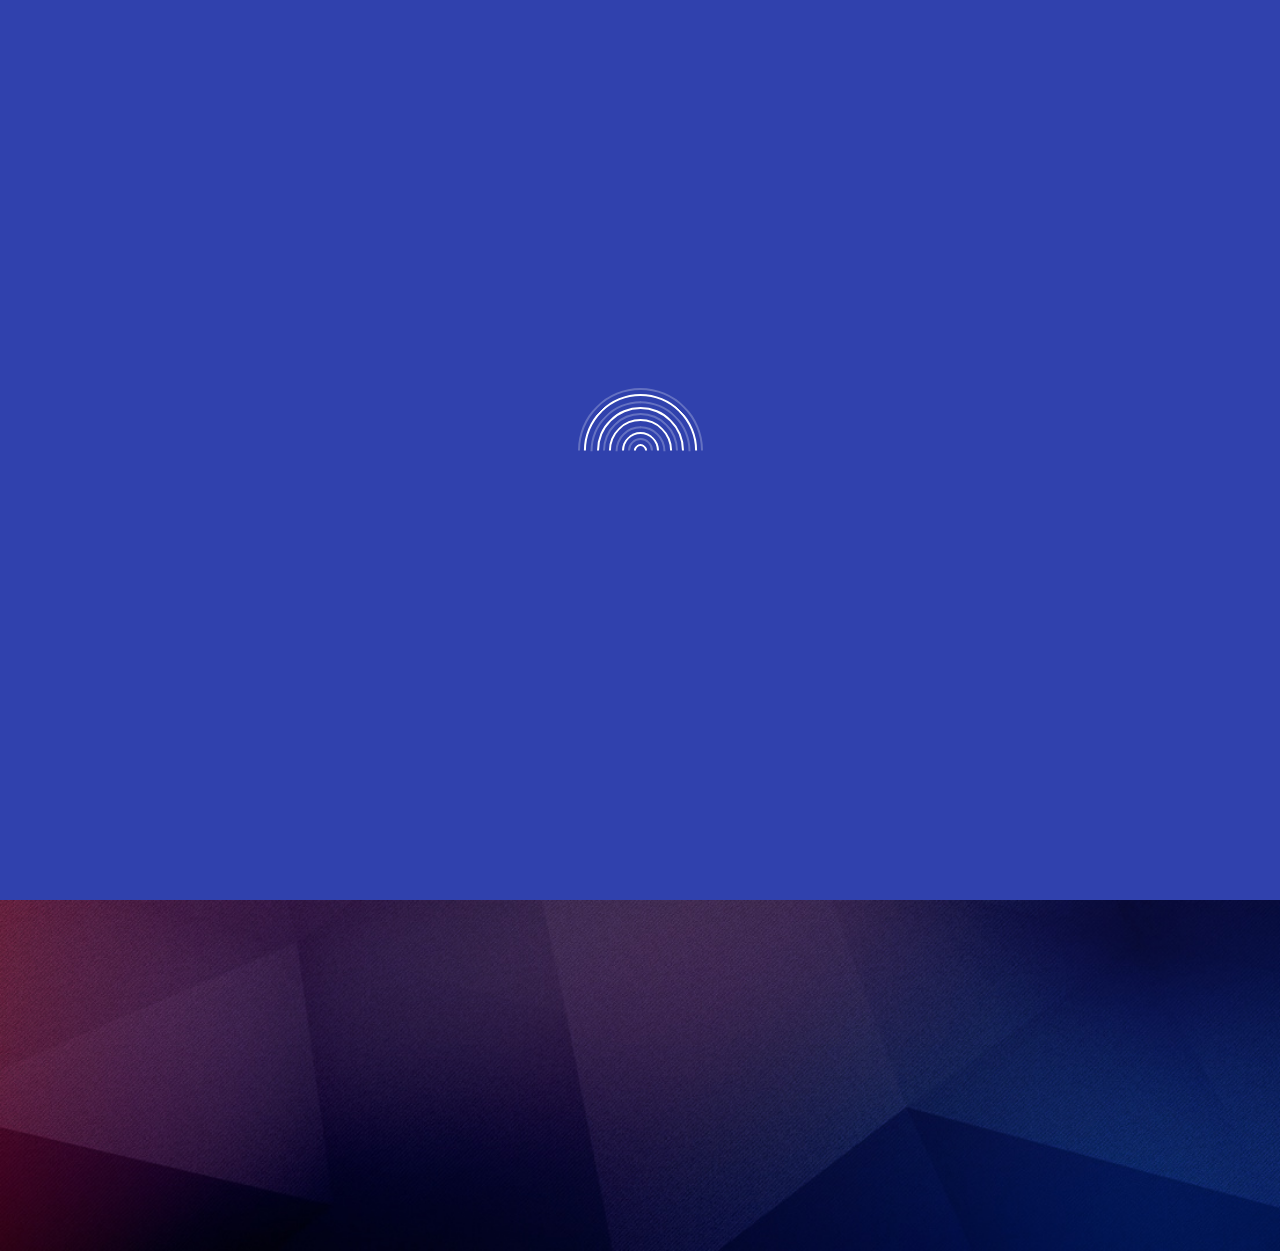
<file: public/newyear/index.html>
<!DOCTYPE html>
<html lang="en" class="js">

<!-- Mirrored from laaris.com/coming-soon-5/conffeti.html by HTTrack Website Copier/3.x [XR&CO'2014], Sun, 31 Dec 2017 04:54:26 GMT -->
<head>
    <script async src="//pagead2.googlesyndication.com/pagead/js/adsbygoogle.js"></script>
<script>
  (adsbygoogle = window.adsbygoogle || []).push({
    google_ad_client: "ca-pub-5602887928303875",
    enable_page_level_ads: true
  });
</script>
    <meta charset="UTF-8">
    <meta name="viewport" content="width=device-width, initial-scale=1.0">
    <link rel="icon" href="../assets/images/favicons/logo.png">

    <title>Happy New Year | Wish</title>

    <link rel="stylesheet" type="text/css" href="css/normalize.css"/>
    <link rel="stylesheet" href="css/bootstrap.min.css">
    <link rel="stylesheet" href="css/font-awesome.css">
    <link rel="stylesheet" href="css/gallery.css">
    <link rel="stylesheet" href="css/animate.css">
    <link rel="stylesheet" href="css/style.css">
    <link rel="stylesheet" href="https://cdn.jsdelivr.net/npm/animate.css@3.5.2/animate.min.css">
    <link href="https://fonts.googleapis.com/css?family=Raleway:900" rel="stylesheet">
<style type="text/css">
    .footbit {
        border-radius: 5px;
          padding: 5px;
          position: fixed;
          left:0px;
          bottom:0px;
          height:80px;
          width:100%;
          background:#34af23;
          font-size: 16px;
          text-align: center;
          text-decoration: none;
          z-index: 1;
    }
    .color_white{
        font-family: 'Raleway', sans-serif;
    }
    .myFont {
        font-family: 'Raleway', sans-serif;
    }
    .wrapper{
        margin-bottom: 100px;
    }
</style>
</head>
<body class="version_10">

<!-- ============== LOADER ============== -->
<div class="loader-bg">
    <div class="loader">
        <div class="loader-circles">
            <div class="circle"></div>
            <div class="circle"></div>
            <div class="circle"></div>
            <div class="circle"></div>
            <div class="circle"></div>
            <div class="circle"></div>
            <div class="circle"></div>
            <div class="circle"></div>
            <div class="circle"></div>
            <div class="circle"></div>
        </div>
    </div>
</div>
<canvas id="confetti"></canvas>
<!-- ============== WRAPPER ============== -->
<div class="wrapper">
    <div class=" text-center">
        <script async src="//pagead2.googlesyndication.com/pagead/js/adsbygoogle.js"></script>
        <!-- Banner Ads -->
        <ins class="adsbygoogle"
             style="display:inline-block;width:320px;height:100px"
             data-ad-client="ca-pub-5602887928303875"
             data-ad-slot="2283453615"></ins>
        <script>
        (adsbygoogle = window.adsbygoogle || []).push({});
        </script>
        <div class="space"></div>
        <h3 style='font-size: 30px;' class="color_white animated infinite tada" id='namehere'>Your Name</h3>
        <h3 class='myFont' style='color:white;'>Wishing You</h3>
        <div class="space"></div>
        <img src="images/newyear.jpg" style='width:250px;'>
        <div class="space"></div>
        <p class='color_white' style='font-size:20px;'>हैप्पी न्यू इयर 2018,
क्योंकि कविराज <br> कबीर जी ने कहा है,
कल करे सो आज कर,<br> आज करे सो अब,
नेटवर्क बिझी हो जायेगा तो <br> विश करेगा कब?</p>
        <p class='color_white' id='secondName'>Your Name</p>
        <div class="space"></div>
        <script async src="//pagead2.googlesyndication.com/pagead/js/adsbygoogle.js"></script>
        <!-- Native Ads -->
        <ins class="adsbygoogle"
             style="display:inline-block;width:336px;height:280px"
             data-ad-client="ca-pub-5602887928303875"
             data-ad-slot="2359529131"></ins>
        <script>
        (adsbygoogle = window.adsbygoogle || []).push({});
        </script>
        <!-- <button type="button" class="btn color-white background_green_blue" data-toggle="modal" data-target="#subscribe">
            Notify Me!
        </button> -->
        <!-- ============== COUNTDOWN ============== -->
        <!-- <div class="countdown">
            <p><b>Launching in:</b></p>
            <ul id="countdown"></ul>
        </div> -->
    </div>
</div>

<div class='footbit'>
    <form id='myForm' name="wishes" >
        <input type='text' name='name' id='TextName' placeholder='Enter Your Name' />
        <input type='button' id='goBtn' value='Go' class="btn color-white background_green_blue">
    </form>
</div>

<script type="text/javascript" src="js/jquery-3.1.1.min.js"></script>
<script type="text/javascript" src="js/bootstrap.min.js"></script>

<script type="text/javascript" src="js/modernizr.js"></script>
<script type="text/javascript" src="js/respond.min.js"></script>
<script type="text/javascript" src="js/html5shiv.js"></script>

<script type="text/javascript" src="js/isotope.pkgd.min.js"></script>
<script type="text/javascript" src="js/gallery.js"></script>
<script type="text/javascript" src="js/conffeti.js"></script>

<script type="text/javascript" src="js/contact.js"></script>
<script type="text/javascript" src="js/validator.js"></script>

<script type="text/javascript" src="js/script.js"></script>
    <script type="text/javascript">
        $(document).ready(function(){
            function getSearchParams(k){
                var p={};
                location.search.replace(/[?&]+([^=&]+)=([^&]*)/gi,function(s,k,v){p[k]=v})
                return k?p[k]:p;
            }
            var name = getSearchParams('name');
            if(name){
                name = name.replace("-", " ");

                $("#namehere").text(name);
                $("#secondName").text(name);
            }
            $("#goBtn").click(function(event){
                if($("#TextName").val() !== "" && $("#TextName").val() !== "undefined"){
                    $("#namehere").text($("#TextName").val());
                    $("#secondName").text($("#TextName").val());
                    localStorage.setItem('name', $("#TextName").val())
                    $("#myForm").attr("action", "name.html?name="+$("#name").val());
                    $("#myForm").submit();       
                }else{
                    event.preventDefault();
                    alert("Please Enter Name");
                }
            })
        });
    </script>
</body>
<!-- Mirrored from laaris.com/coming-soon-5/conffeti.html by HTTrack Website Copier/3.x [XR&CO'2014], Sun, 31 Dec 2017 04:54:26 GMT -->
</html>
</file>
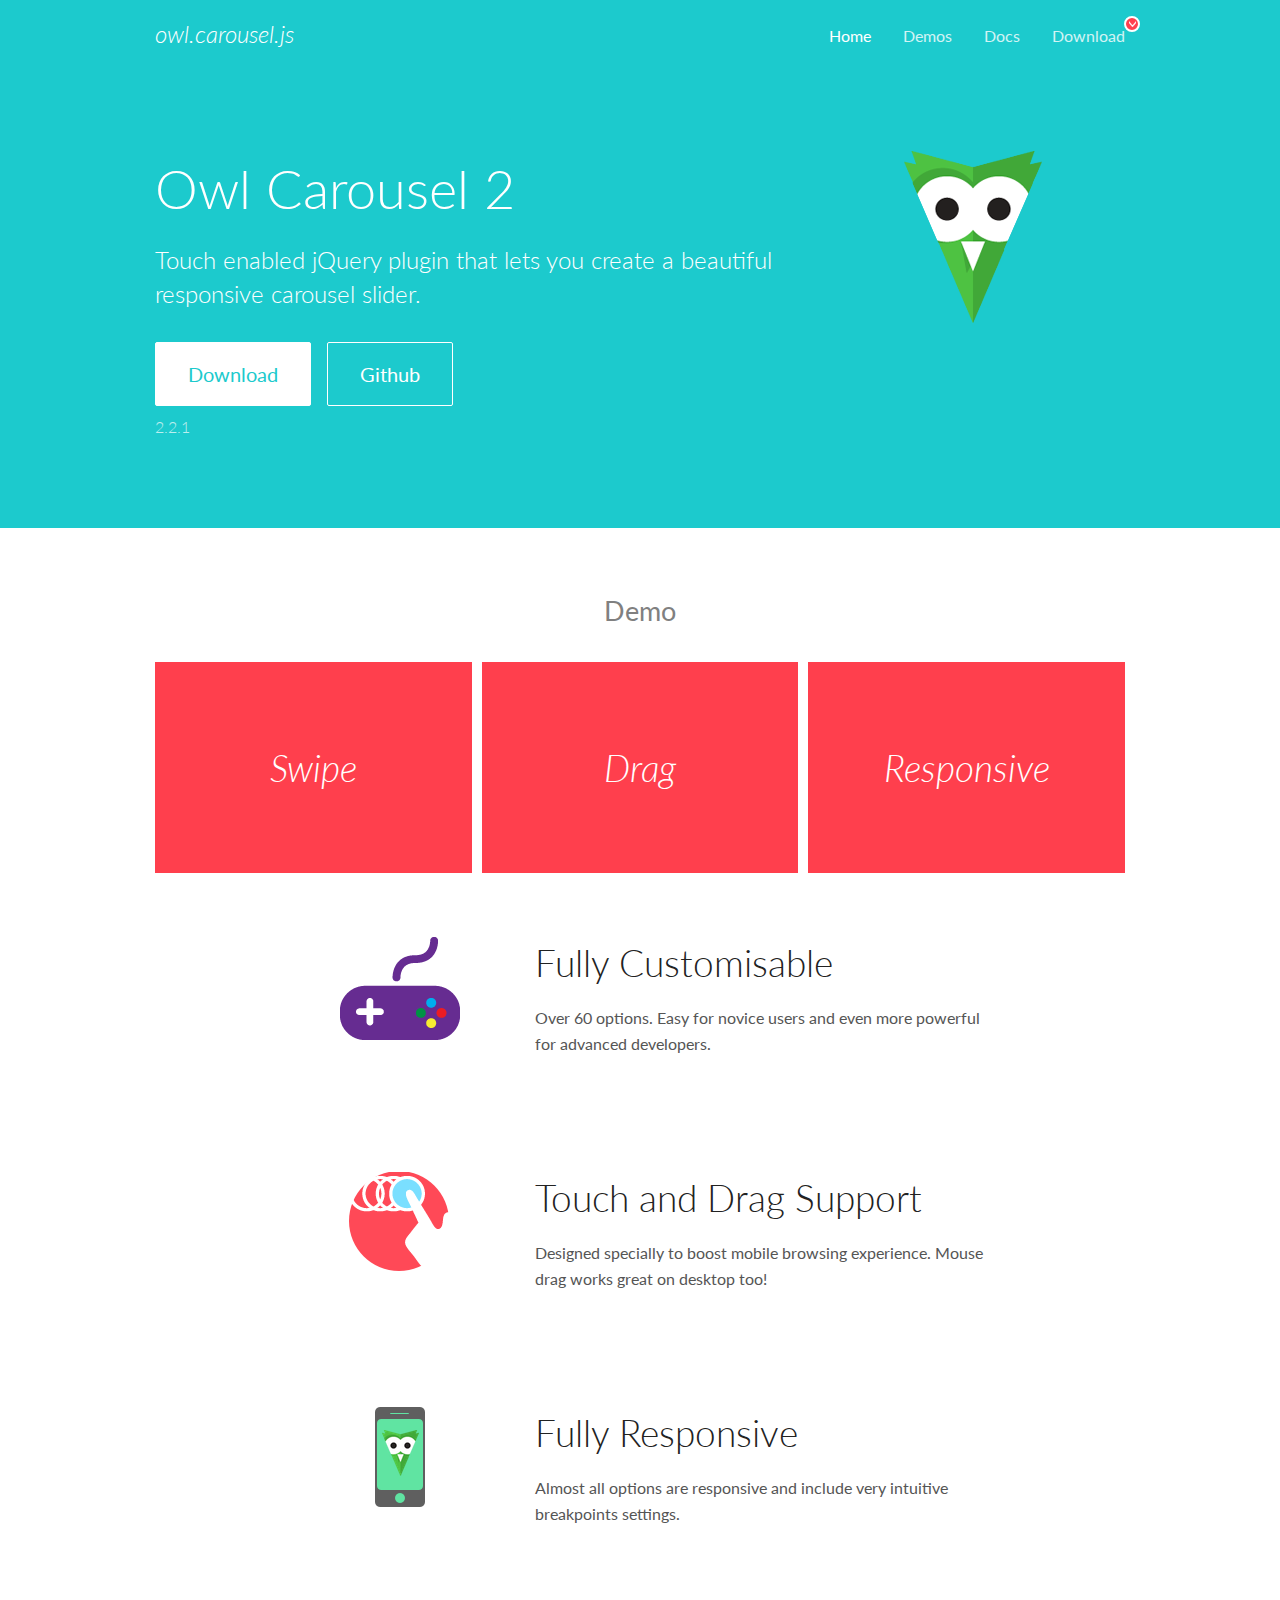
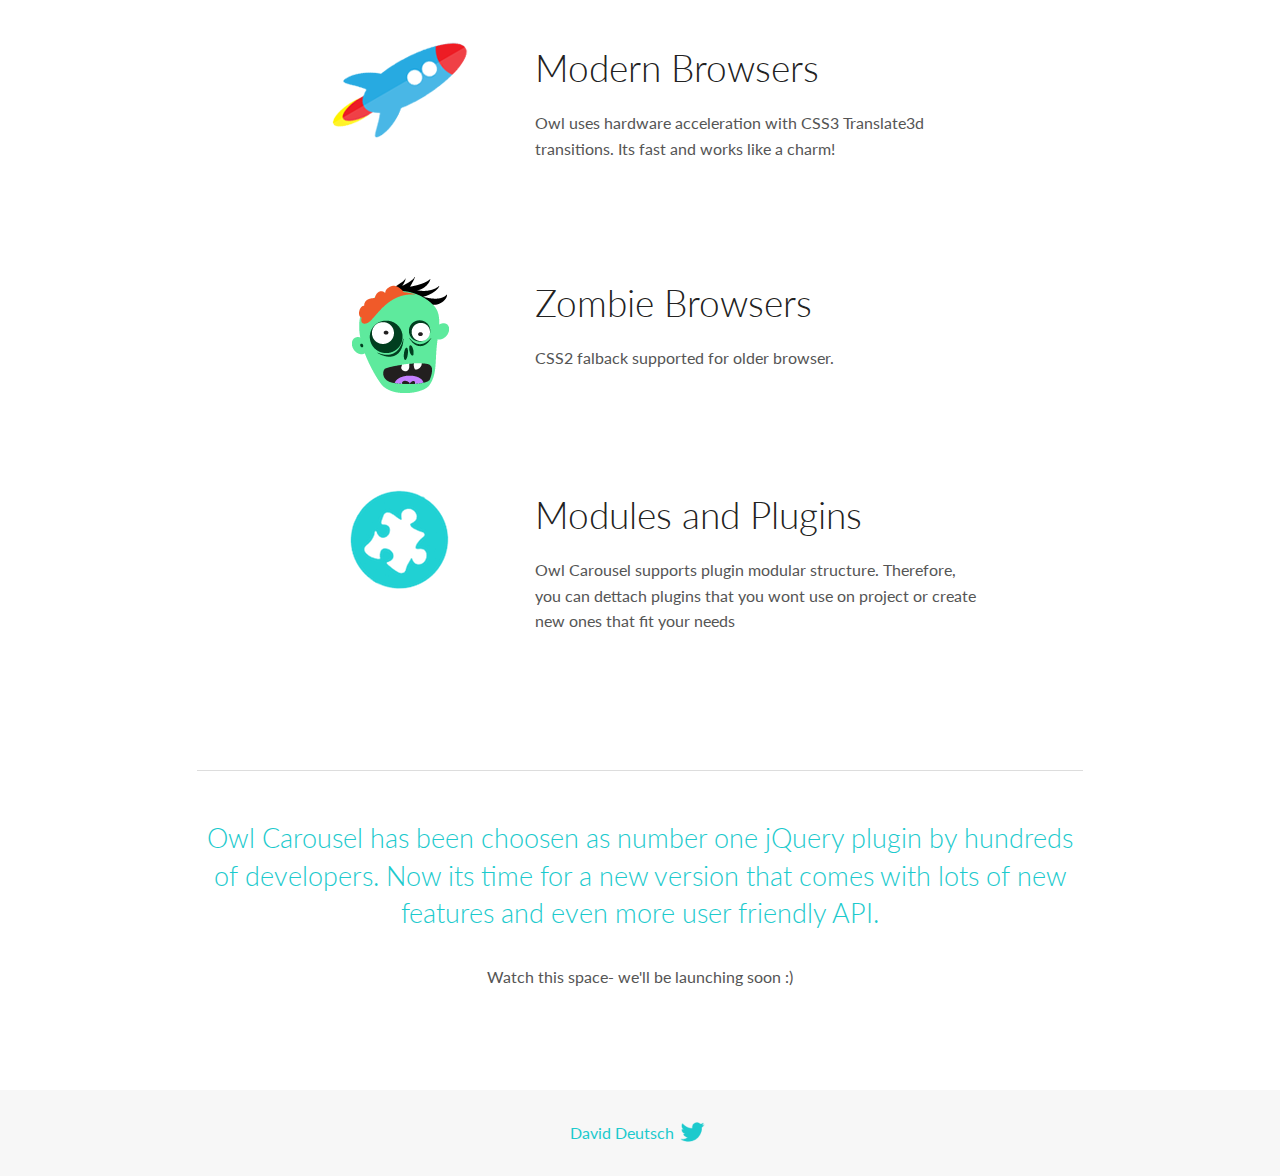
<file: assets/lib/owl.carousel/docs/index.html>
<!DOCTYPE html>
<html lang="en">
  <head>

    <!-- head -->
    <meta charset="utf-8">
    <meta name="msapplication-tap-highlight" content="no" />
    <meta name="viewport" content="width=device-width, initial-scale=1.0" />
    <meta name="description" content="Touch enabled jQuery plugin that lets you create beautiful responsive carousel slider.">
    <meta name="author" content="David Deutsch">
    <title>
      Home | Owl Carousel | 2.2.1
    </title>

    <!-- Stylesheets -->
    <link href='https://fonts.googleapis.com/css?family=Lato:300,400,700,400italic,300italic' rel='stylesheet' type='text/css'>
    <link rel="stylesheet" href="assets/css/docs.theme.min.css">

    <!-- Owl Stylesheets -->
    <link rel="stylesheet" href="assets/owlcarousel/assets/owl.carousel.min.css">
    <link rel="stylesheet" href="assets/owlcarousel/assets/owl.theme.default.min.css">

    <!-- HTML5 shim and Respond.js IE8 support of HTML5 elements and media queries -->

    <!--[if lt IE 9]>
      <script src="https://oss.maxcdn.com/libs/html5shiv/3.7.0/html5shiv.js"></script>
      <script src="https://oss.maxcdn.com/libs/respond.js/1.3.0/respond.min.js"></script>
    <![endif]-->

    <!-- Favicons -->
    <link rel="apple-touch-icon-precomposed" sizes="144x144" href="assets/ico/apple-touch-icon-144-precomposed.png">
    <link rel="shortcut icon" href="assets/ico/favicon.png">
    <link rel="shortcut icon" href="favicon.ico">

    <!-- Yeah i know js should not be in header. Its required for demos.-->

    <!-- javascript -->
    <script src="assets/vendors/jquery.min.js"></script>
    <script src="assets/owlcarousel/owl.carousel.js"></script>
  </head>
  <body>

    <!-- header -->
    <header class="header">
      <div class="row">
        <div class="large-12 columns">
          <div class="brand left">
            <h3>
              <a href="/OwlCarousel2/">owl.carousel.js</a> 
            </h3>
          </div>
          <a id="toggle-nav" class="right">
            <span></span> <span></span> <span></span> 
          </a> 
          <div class="nav-bar">
            <ul class="clearfix">
              <li class="active">
                <a href="/OwlCarousel2/index.html">Home</a> 
              </li>
              <li> <a href="/OwlCarousel2/demos/demos.html">Demos</a>  </li>
              <li> <a href="/OwlCarousel2/docs/started-welcome.html">Docs</a>  </li>
              <li>
                <a href="https://github.com/OwlCarousel2/OwlCarousel2/archive/2.2.1.zip">Download</a> 
                <span class="download"></span> 
              </li>
            </ul>
          </div>
        </div>
      </div>
    </header>

    <!-- home panel -->
    <section id="hero">
      <div class="row">
        <div class="large-8 medium-8 columns">
          <h1>Owl Carousel 2</h1>
          <h4>Touch enabled jQuery plugin that lets you create a beautiful responsive carousel slider.</h4>
          <a href="https://github.com/OwlCarousel2/OwlCarousel2/archive/2.2.1.zip" class="hero-button">Download</a> 
          <a href="https://github.com/OwlCarousel2/OwlCarousel2" class="hero-button outline">Github</a> 
          <p>2.2.1</p>
        </div>
        <div class="large-4 medium-4 columns">
          <img class="owl-logo" src="assets/img/owl-logo.png" alt="mr. Owl">
        </div>
      </div>
    </section>

    <!-- body -->
    <div class="home-demo">
      <div class="row">
        <div class="large-12 columns">
          <h3>Demo</h3>
          <div class="owl-carousel">
            <div class="item">
              <h2>Swipe</h2>
            </div>
            <div class="item">
              <h2>Drag</h2>
            </div>
            <div class="item">
              <h2>Responsive</h2>
            </div>
            <div class="item">
              <h2>CSS3</h2>
            </div>
            <div class="item">
              <h2>Fast</h2>
            </div>
            <div class="item">
              <h2>Easy</h2>
            </div>
            <div class="item">
              <h2>Free</h2>
            </div>
            <div class="item">
              <h2>Upgradable</h2>
            </div>
            <div class="item">
              <h2>Tons of options</h2>
            </div>
            <div class="item">
              <h2>Infinity</h2>
            </div>
            <div class="item">
              <h2>Auto Width</h2>
            </div>
          </div>
        </div>
      </div>
    </div>
    <script>
      var owl = $('.owl-carousel');
      owl.owlCarousel({
        margin: 10,
        loop: true,
        responsive: {
          0: {
            items: 1
          },
          600: {
            items: 2
          },
          1000: {
            items: 3
          }
        }
      })
    </script>

    <!-- features -->
    <div id="features">
      <div class="row">
        <div class="small-12 medium-9 small-centered columns">
          <section class="row feature">
            <div class="medium-4 small-12 columns">
              <img src="assets/img/feature-options.png" alt="">
            </div>
            <div class="medium-8 small-12 columns">
              <h2>Fully Customisable</h2>
              <p>Over 60 options. Easy for novice users and even more powerful for advanced developers.</p>
            </div>
          </section>
          <section class="row feature">
            <div class="medium-4 small-12 columns">
              <img src="assets/img/feature-drag.png" alt="">
            </div>
            <div class="medium-8 small-12 columns">
              <h2>Touch and Drag Support</h2>
              <p>Designed specially to boost mobile browsing experience. Mouse drag works great on desktop too!</p>
            </div>
          </section>
          <section class="row feature">
            <div class="medium-4 small-12 columns">
              <img src="assets/img/feature-responsive.png" alt="">
            </div>
            <div class="medium-8 small-12 columns">
              <h2>Fully Responsive</h2>
              <p>Almost all options are responsive and include very intuitive breakpoints settings.</p>
            </div>
          </section>
          <section class="row feature">
            <div class="medium-4 small-12 columns">
              <img src="assets/img/feature-modern.png" alt="">
            </div>
            <div class="medium-8 small-12 columns">
              <h2>Modern Browsers</h2>
              <p>Owl uses hardware acceleration with CSS3 Translate3d transitions. Its fast and works like a charm! </p>
            </div>
          </section>
          <section class="row feature">
            <div class="medium-4 small-12 columns">
              <img src="assets/img/feature-zombie.png" alt="">
            </div>
            <div class="medium-8 small-12 columns">
              <h2>Zombie Browsers</h2>
              <p>CSS2 falback supported for older browser.</p>
            </div>
          </section>
          <section class="row feature">
            <div class="medium-4 small-12 columns">
              <img src="assets/img/feature-module.png" alt="">
            </div>
            <div class="medium-8 small-12 columns">
              <h2>Modules and Plugins</h2>
              <p>Owl Carousel supports plugin modular structure. Therefore, you can dettach plugins that you wont use on project or create new ones that fit your needs</p>
            </div>
          </section>
        </div>
      </div>
    </div>

    <!-- footer -->
    <section id="teaser-text">
      <div class="row">
        <div class="small-12 medium-11 small-centered columns">
          <hr>
          <h3 id="owl-carousel-has-been-choosen-as-number-one-jquery-plugin-by-hundreds-of-developers-now-its-time-for-a-new-version-that-comes-with-lots-of-new-features-and-even-more-user-friendly-api-">Owl Carousel has been choosen as number one jQuery plugin by hundreds of developers. Now its time for a new version that comes with lots of new features and even more user friendly API.</h3>
          <p>Watch this space- we&#39;ll be launching soon :)</p>
        </div>
      </div>
    </section>

    <!-- footer -->
    <footer class="footer">
      <div class="row">
        <div class="large-12 columns">
          <h5>
            <a href="/OwlCarousel2/docs/support-contact.html">David Deutsch</a> 
            <a id="custom-tweet-button" href="https://twitter.com/share?url=https://github.com/OwlCarousel2/OwlCarousel2&text=Owl Carousel - This is so awesome! " target="_blank"></a> 
          </h5>
        </div>
      </div>
    </footer>

    <!-- vendors -->
    <script src="assets/vendors/highlight.js"></script>
    <script src="assets/js/app.js"></script>
  </body>
</html>
</file>
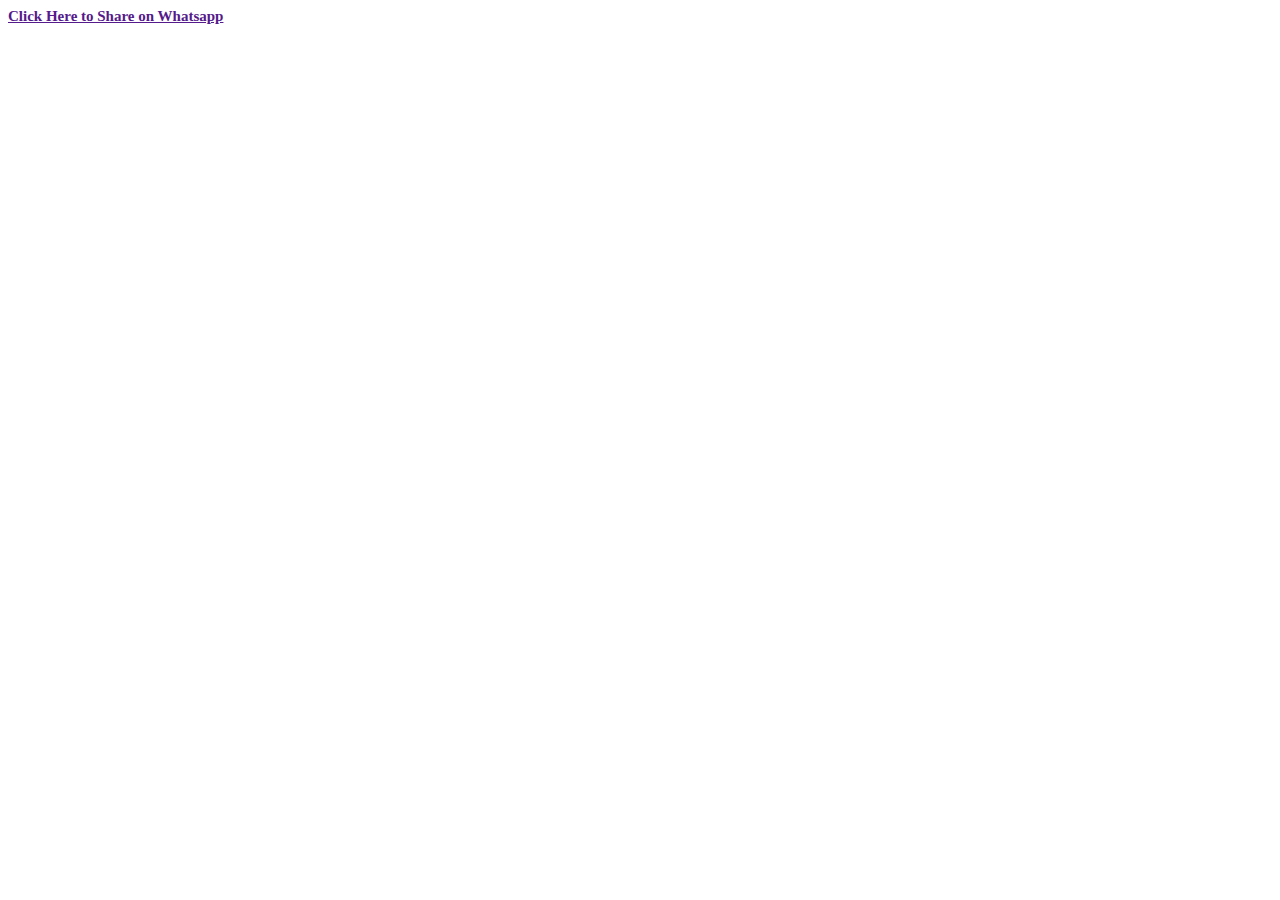
<file: public/newyear/name.html>
<html>
<head>
	<title>New Year Wish</title>
	<script type="text/javascript" src="js/jquery-3.1.1.min.js"></script>
</head>
<body>
	<script type="text/javascript">
		$(document).ready(function(){
			function getSearchParams(k){
                var p={};
                location.search.replace(/[?&]+([^=&]+)=([^&]*)/gi,function(s,k,v){p[k]=v})
                return k?p[k]:p;
            }
            var name = localStorage.getItem('name');
            name = name.replace(" ", "-");
            
			$("#autoplay").attr("href", "whatsapp://send?text=Touch this blue line and enter your name you will see the magic %0A👉 https://www.wholepleasure.co.in/newyear/index.html?name="+name);
        	$('#autoplay').get(0).click();
		});
	</script>
	<a id="autoplay" class="footerbt" href=""><b style="font-size: 15px;"> Click Here to Share on Whatsapp</b></a>
</body>
</html>
</file>
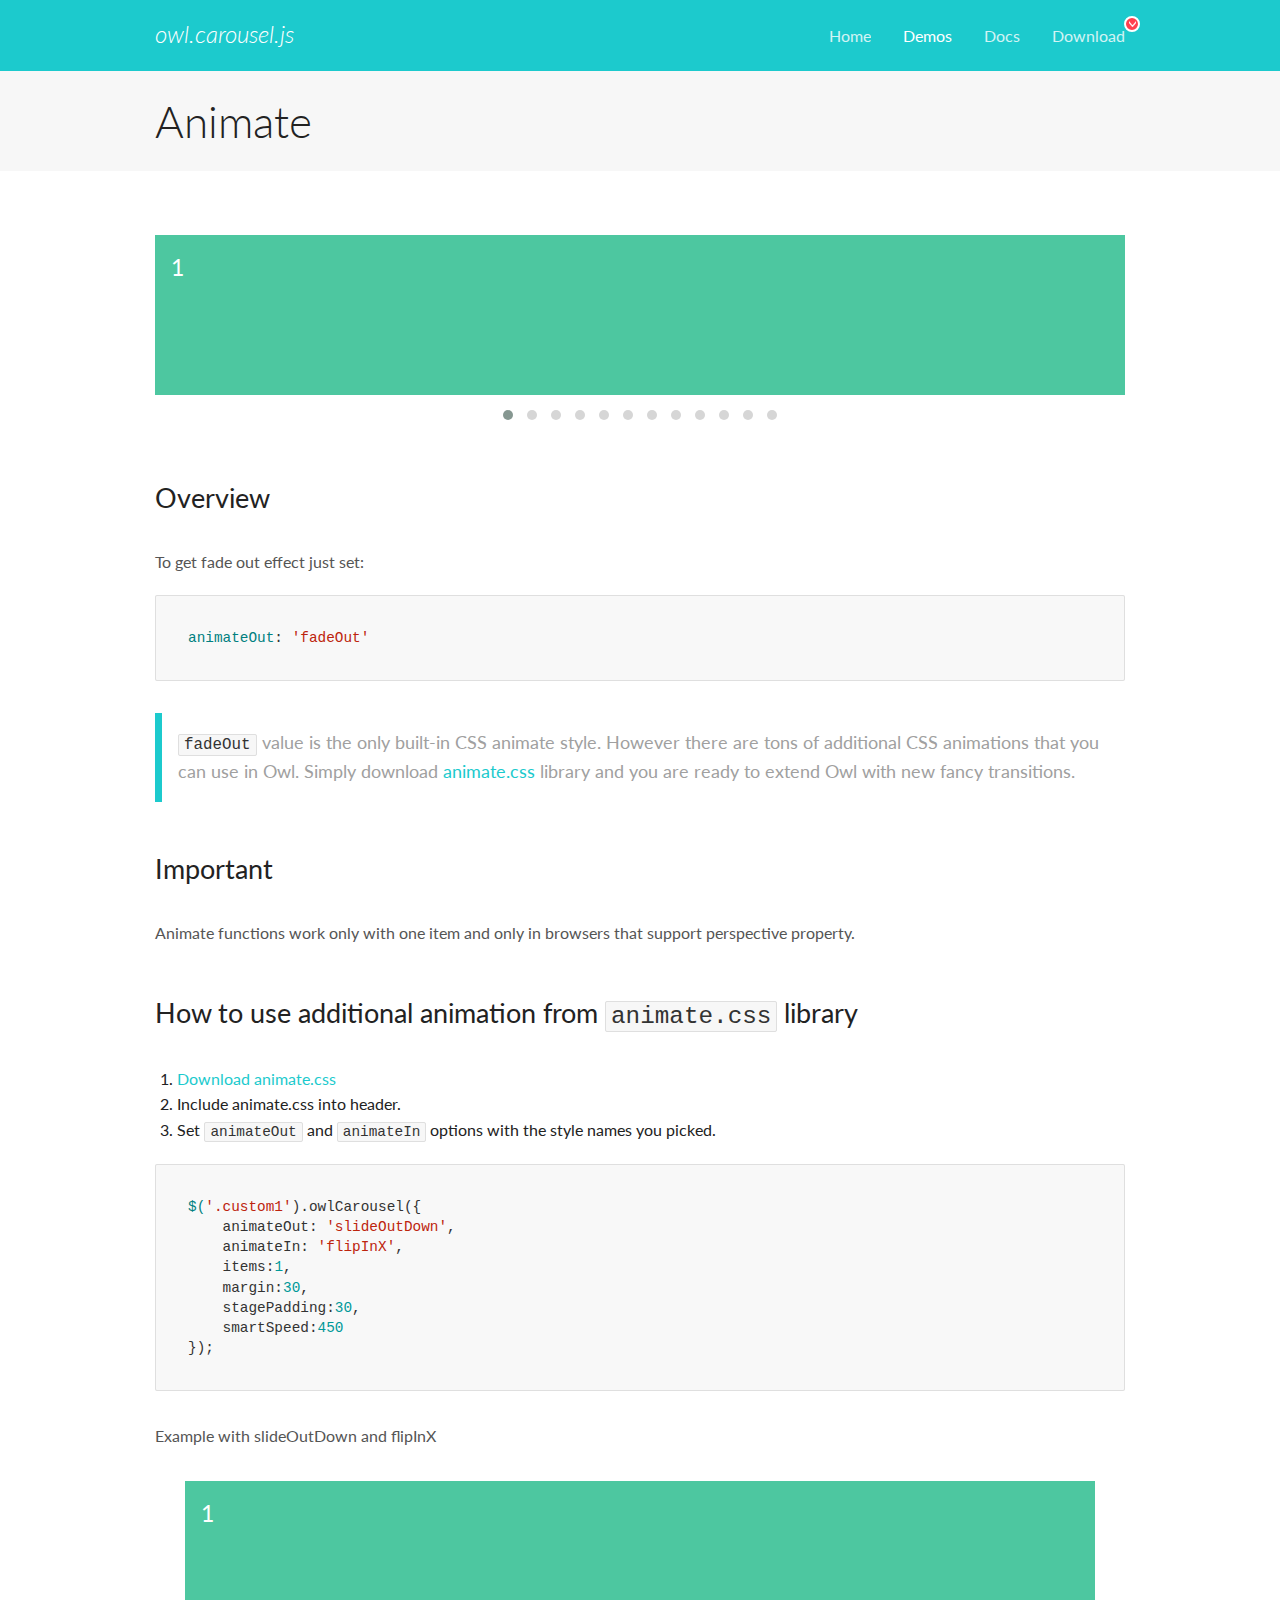
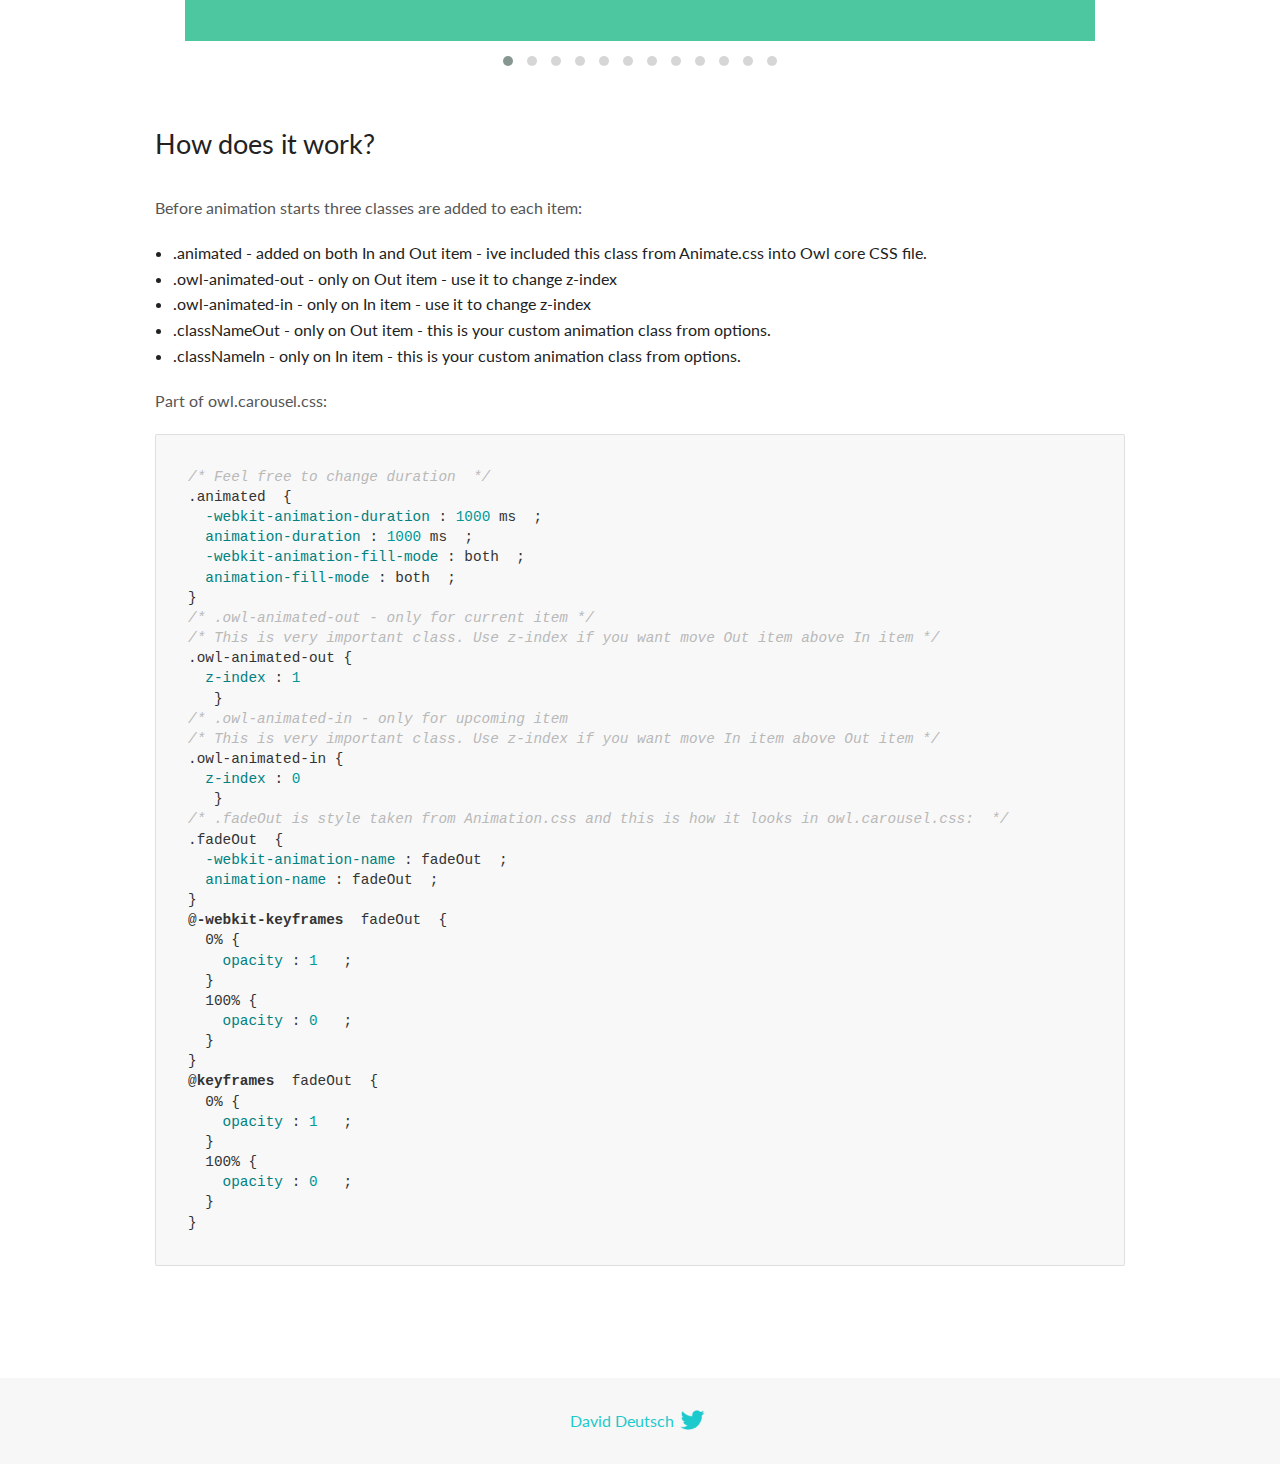
<file: assets/lib/owl.carousel/docs/demos/animate.html>
<!DOCTYPE html>
<html lang="en">
  <head>

    <!-- head -->
    <meta charset="utf-8">
    <meta name="msapplication-tap-highlight" content="no" />
    <meta name="viewport" content="width=device-width, initial-scale=1.0" />
    <meta name="description" content="Animate carousel">
    <meta name="author" content="David Deutsch">
    <title>
      Animate Demo | Owl Carousel | 2.2.1
    </title>

    <!-- Stylesheets -->
    <link href='https://fonts.googleapis.com/css?family=Lato:300,400,700,400italic,300italic' rel='stylesheet' type='text/css'>
    <link rel="stylesheet" href="../assets/css/docs.theme.min.css">

    <!-- Owl Stylesheets -->
    <link rel="stylesheet" href="../assets/owlcarousel/assets/owl.carousel.min.css">
    <link rel="stylesheet" href="../assets/owlcarousel/assets/owl.theme.default.min.css">

    <!-- HTML5 shim and Respond.js IE8 support of HTML5 elements and media queries -->

    <!--[if lt IE 9]>
      <script src="https://oss.maxcdn.com/libs/html5shiv/3.7.0/html5shiv.js"></script>
      <script src="https://oss.maxcdn.com/libs/respond.js/1.3.0/respond.min.js"></script>
    <![endif]-->

    <!-- Favicons -->
    <link rel="apple-touch-icon-precomposed" sizes="144x144" href="../assets/ico/apple-touch-icon-144-precomposed.png">
    <link rel="shortcut icon" href="../assets/ico/favicon.png">
    <link rel="shortcut icon" href="favicon.ico">

    <!-- Yeah i know js should not be in header. Its required for demos.-->

    <!-- javascript -->
    <script src="../assets/vendors/jquery.min.js"></script>
    <script src="../assets/owlcarousel/owl.carousel.js"></script>
  </head>
  <body>

    <!-- header -->
    <header class="header">
      <div class="row">
        <div class="large-12 columns">
          <div class="brand left">
            <h3>
              <a href="/OwlCarousel2/">owl.carousel.js</a> 
            </h3>
          </div>
          <a id="toggle-nav" class="right">
            <span></span> <span></span> <span></span> 
          </a> 
          <div class="nav-bar">
            <ul class="clearfix">
              <li> <a href="/OwlCarousel2/index.html">Home</a>  </li>
              <li class="active">
                <a href="/OwlCarousel2/demos/demos.html">Demos</a> 
              </li>
              <li> <a href="/OwlCarousel2/docs/started-welcome.html">Docs</a>  </li>
              <li>
                <a href="https://github.com/OwlCarousel2/OwlCarousel2/archive/2.2.1.zip">Download</a> 
                <span class="download"></span> 
              </li>
            </ul>
          </div>
        </div>
      </div>
    </header>

    <!-- title -->
    <section class="title">
      <div class="row">
        <div class="large-12 columns">
          <h1>Animate</h1>
        </div>
      </div>
    </section>

    <!--  Demos -->
    <section id="demos">
      <div class="row">
        <div class="large-12 columns">
          <div class="fadeOut owl-carousel owl-theme">
            <div class="item">
              <h4>1</h4>
            </div>
            <div class="item">
              <h4>2</h4>
            </div>
            <div class="item">
              <h4>3</h4>
            </div>
            <div class="item">
              <h4>4</h4>
            </div>
            <div class="item">
              <h4>5</h4>
            </div>
            <div class="item">
              <h4>6</h4>
            </div>
            <div class="item">
              <h4>7</h4>
            </div>
            <div class="item">
              <h4>8</h4>
            </div>
            <div class="item">
              <h4>9</h4>
            </div>
            <div class="item">
              <h4>10</h4>
            </div>
            <div class="item">
              <h4>11</h4>
            </div>
            <div class="item">
              <h4>12</h4>
            </div>
          </div>
          <h3 id="overview">Overview</h3>
          <p>To get fade out effect just set:</p>
          <pre><code>animateOut: &#39;fadeOut&#39;</code></pre>
          <blockquote>
            <p><code>fadeOut</code> value is the only built-in CSS animate style. However there are tons of additional CSS animations that you can use in Owl. Simply download
              <a href="https://daneden.github.io/animate.css/">animate.css</a>  library and you are ready to extend Owl with new fancy transitions.</p>
          </blockquote>
          <h3 id="important">Important</h3>
          <p>Animate functions work only with one item and only in browsers that support perspective property.</p>
          <h3 id="how-to-use-additional-animation-from-animate-css-library">How to use additional animation from <code>animate.css</code> library</h3>
          <ol>
            <li> <a href="https://daneden.github.io/animate.css/">Download animate.css</a>  </li>
            <li>Include animate.css into header.</li>
            <li>Set <code>animateOut</code> and <code>animateIn</code> options with the style names you picked.</li>
          </ol>
          <pre><code>$(&#39;.custom1&#39;).owlCarousel({
    animateOut: &#39;slideOutDown&#39;,
    animateIn: &#39;flipInX&#39;,
    items:1,
    margin:30,
    stagePadding:30,
    smartSpeed:450
});</code></pre>
          <p>Example with slideOutDown and flipInX</p>
          <div class="custom1 owl-carousel owl-theme">
            <div class="item">
              <h4>1</h4>
            </div>
            <div class="item">
              <h4>2</h4>
            </div>
            <div class="item">
              <h4>3</h4>
            </div>
            <div class="item">
              <h4>4</h4>
            </div>
            <div class="item">
              <h4>5</h4>
            </div>
            <div class="item">
              <h4>6</h4>
            </div>
            <div class="item">
              <h4>7</h4>
            </div>
            <div class="item">
              <h4>8</h4>
            </div>
            <div class="item">
              <h4>9</h4>
            </div>
            <div class="item">
              <h4>10</h4>
            </div>
            <div class="item">
              <h4>11</h4>
            </div>
            <div class="item">
              <h4>12</h4>
            </div>
          </div>
          <h3 id="how-does-it-work-">How does it work?</h3>
          <p>Before animation starts three classes are added to each item:</p>
          <ul>
            <li>.animated - added on both In and Out item - ive included this class from Animate.css into Owl core CSS file.</li>
            <li>.owl-animated-out - only on Out item - use it to change z-index</li>
            <li>.owl-animated-in - only on In item - use it to change z-index</li>
            <li>.classNameOut - only on Out item - this is your custom animation class from options.</li>
            <li>.classNameIn - only on In item - this is your custom animation class from options.</li>
          </ul>
          <p>Part of owl.carousel.css:</p>
          <pre><code class="language-css"><span class="comment">/* Feel free to change duration  */</span> 
<span class="class">.animated</span>  <span class="rules">{
  <span class="rule"><span class="attribute">-webkit-animation-duration</span> :<span class="value"> <span class="number">1000</span> ms</span> </span> ;
  <span class="rule"><span class="attribute">animation-duration</span> :<span class="value"> <span class="number">1000</span> ms</span> </span> ;
  <span class="rule"><span class="attribute">-webkit-animation-fill-mode</span> :<span class="value"> both</span> </span> ;
  <span class="rule"><span class="attribute">animation-fill-mode</span> :<span class="value"> both</span> </span> ;
<span class="rule">}</span> </span> 
<span class="comment">/* .owl-animated-out - only for current item */</span> 
<span class="comment">/* This is very important class. Use z-index if you want move Out item above In item */</span> 
<span class="class">.owl-animated-out</span> <span class="rules">{
  <span class="rule"><span class="attribute">z-index</span> :<span class="value"> <span class="number">1</span> 
</span> </span> </span> }
<span class="comment">/* .owl-animated-in - only for upcoming item
/* This is very important class. Use z-index if you want move In item above Out item */</span> 
<span class="class">.owl-animated-in</span> <span class="rules">{
  <span class="rule"><span class="attribute">z-index</span> :<span class="value"> <span class="number">0</span> 
</span> </span> </span> }
<span class="comment">/* .fadeOut is style taken from Animation.css and this is how it looks in owl.carousel.css:  */</span> 
<span class="class">.fadeOut</span>  <span class="rules">{
  <span class="rule"><span class="attribute">-webkit-animation-name</span> :<span class="value"> fadeOut</span> </span> ;
  <span class="rule"><span class="attribute">animation-name</span> :<span class="value"> fadeOut</span> </span> ;
<span class="rule">}</span> </span> 
<span class="at_rule">@<span class="keyword">-webkit-keyframes</span>  fadeOut </span> {
  0% <span class="rules">{
    <span class="rule"><span class="attribute">opacity</span> :<span class="value"> <span class="number">1</span> </span> </span> ;
  <span class="rule">}</span> </span> 
  100% <span class="rules">{
    <span class="rule"><span class="attribute">opacity</span> :<span class="value"> <span class="number">0</span> </span> </span> ;
  <span class="rule">}</span> </span> 
}
<span class="at_rule">@<span class="keyword">keyframes</span>  fadeOut </span> {
  0% <span class="rules">{
    <span class="rule"><span class="attribute">opacity</span> :<span class="value"> <span class="number">1</span> </span> </span> ;
  <span class="rule">}</span> </span> 
  100% <span class="rules">{
    <span class="rule"><span class="attribute">opacity</span> :<span class="value"> <span class="number">0</span> </span> </span> ;
  <span class="rule">}</span> </span> 
}</code></pre>
          <link rel="stylesheet" href="../assets/css/animate.css">
          <script>
            jQuery(document).ready(function($) {
              $('.fadeOut').owlCarousel({
                items: 1,
                animateOut: 'fadeOut',
                loop: true,
                margin: 10,
              });
              $('.custom1').owlCarousel({
                animateOut: 'slideOutDown',
                animateIn: 'flipInX',
                items: 1,
                margin: 30,
                stagePadding: 30,
                smartSpeed: 450
              });
            });
          </script>
        </div>
      </div>
    </section>

    <!-- footer -->
    <footer class="footer">
      <div class="row">
        <div class="large-12 columns">
          <h5>
            <a href="/OwlCarousel2/docs/support-contact.html">David Deutsch</a> 
            <a id="custom-tweet-button" href="https://twitter.com/share?url=https://github.com/OwlCarousel2/OwlCarousel2&text=Owl Carousel - This is so awesome! " target="_blank"></a> 
          </h5>
        </div>
      </div>
    </footer>

    <!-- vendors -->
    <script src="../assets/vendors/highlight.js"></script>
    <script src="../assets/js/app.js"></script>
  </body>
</html>
</file>
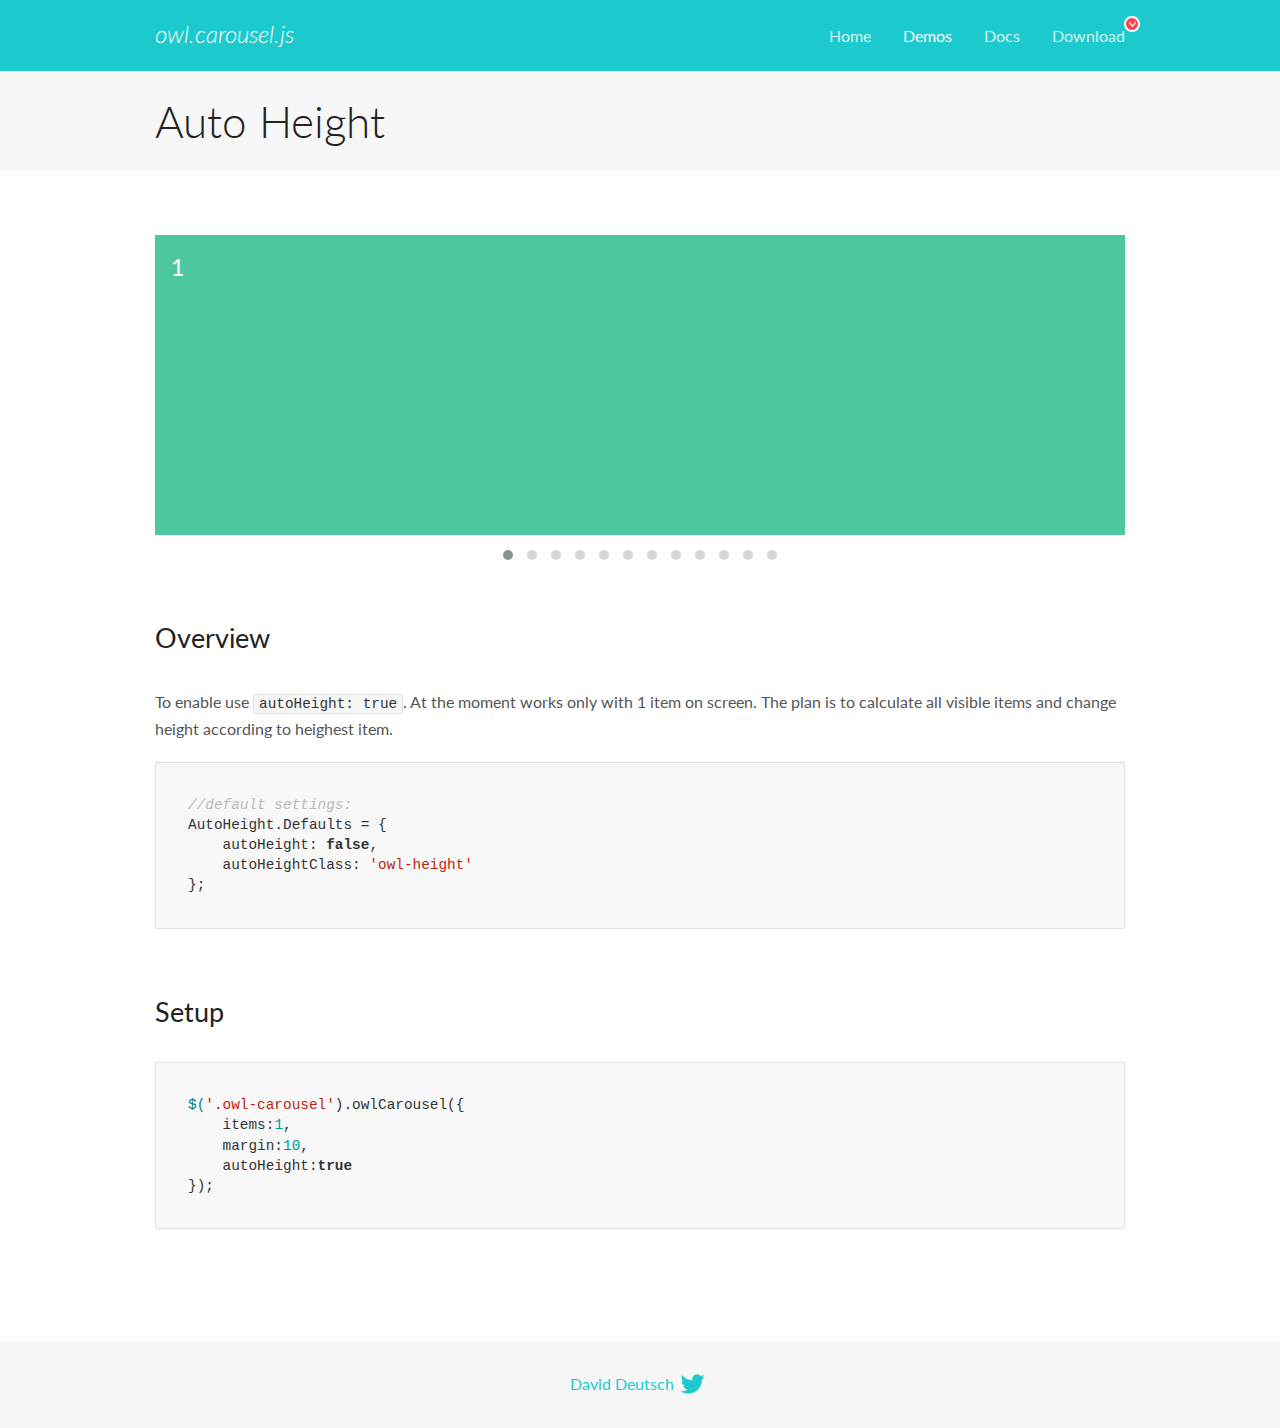
<file: assets/lib/owl.carousel/docs/demos/autoheight.html>
<!DOCTYPE html>
<html lang="en">
  <head>

    <!-- head -->
    <meta charset="utf-8">
    <meta name="msapplication-tap-highlight" content="no" />
    <meta name="viewport" content="width=device-width, initial-scale=1.0" />
    <meta name="description" content="autoHeight usage demo">
    <meta name="author" content="David Deutsch">
    <title>
      Auto Height Demo | Owl Carousel | 2.2.1
    </title>

    <!-- Stylesheets -->
    <link href='https://fonts.googleapis.com/css?family=Lato:300,400,700,400italic,300italic' rel='stylesheet' type='text/css'>
    <link rel="stylesheet" href="../assets/css/docs.theme.min.css">

    <!-- Owl Stylesheets -->
    <link rel="stylesheet" href="../assets/owlcarousel/assets/owl.carousel.min.css">
    <link rel="stylesheet" href="../assets/owlcarousel/assets/owl.theme.default.min.css">

    <!-- HTML5 shim and Respond.js IE8 support of HTML5 elements and media queries -->

    <!--[if lt IE 9]>
      <script src="https://oss.maxcdn.com/libs/html5shiv/3.7.0/html5shiv.js"></script>
      <script src="https://oss.maxcdn.com/libs/respond.js/1.3.0/respond.min.js"></script>
    <![endif]-->

    <!-- Favicons -->
    <link rel="apple-touch-icon-precomposed" sizes="144x144" href="../assets/ico/apple-touch-icon-144-precomposed.png">
    <link rel="shortcut icon" href="../assets/ico/favicon.png">
    <link rel="shortcut icon" href="favicon.ico">

    <!-- Yeah i know js should not be in header. Its required for demos.-->

    <!-- javascript -->
    <script src="../assets/vendors/jquery.min.js"></script>
    <script src="../assets/owlcarousel/owl.carousel.js"></script>
  </head>
  <body>

    <!-- header -->
    <header class="header">
      <div class="row">
        <div class="large-12 columns">
          <div class="brand left">
            <h3>
              <a href="/OwlCarousel2/">owl.carousel.js</a> 
            </h3>
          </div>
          <a id="toggle-nav" class="right">
            <span></span> <span></span> <span></span> 
          </a> 
          <div class="nav-bar">
            <ul class="clearfix">
              <li> <a href="/OwlCarousel2/index.html">Home</a>  </li>
              <li class="active">
                <a href="/OwlCarousel2/demos/demos.html">Demos</a> 
              </li>
              <li> <a href="/OwlCarousel2/docs/started-welcome.html">Docs</a>  </li>
              <li>
                <a href="https://github.com/OwlCarousel2/OwlCarousel2/archive/2.2.1.zip">Download</a> 
                <span class="download"></span> 
              </li>
            </ul>
          </div>
        </div>
      </div>
    </header>

    <!-- title -->
    <section class="title">
      <div class="row">
        <div class="large-12 columns">
          <h1>Auto Height</h1>
        </div>
      </div>
    </section>

    <!--  Demos -->
    <section id="demos">
      <div class="row">
        <div class="large-12 columns">
          <div class="owl-carousel owl-theme">
            <div class="item" style="height:300px">
              <h4>1</h4>
            </div>
            <div class="item" style="height:100px">
              <h4>2</h4>
            </div>
            <div class="item" style="height:500px">
              <h4>3</h4>
            </div>
            <div class="item" style="height:250px">
              <h4>4</h4>
            </div>
            <div class="item" style="height:400px">
              <h4>5</h4>
            </div>
            <div class="item" style="height:500px">
              <h4>6</h4>
            </div>
            <div class="item" style="height:600px">
              <h4>7</h4>
            </div>
            <div class="item" style="height:400px">
              <h4>8</h4>
            </div>
            <div class="item" style="height:300px">
              <h4>9</h4>
            </div>
            <div class="item" style="height:350px">
              <h4>10</h4>
            </div>
            <div class="item" style="height:200px">
              <h4>11</h4>
            </div>
            <div class="item" style="height:150px">
              <h4>12</h4>
            </div>
          </div>
          <h3 id="overview">Overview</h3>
          <p>To enable use <code>autoHeight: true</code>. At the moment works only with 1 item on screen. The plan is to calculate all visible items and change height according to heighest item.</p>
          <pre><code>//default settings:
AutoHeight.Defaults = {
    autoHeight: false,
    autoHeightClass: &#39;owl-height&#39;
};</code></pre>
          <h3 id="setup">Setup</h3>
          <pre><code>$(&#39;.owl-carousel&#39;).owlCarousel({
    items:1,
    margin:10,
    autoHeight:true
});</code></pre>
          <script>
            $(document).ready(function() {
              $('.owl-carousel').owlCarousel({
                items: 1,
                margin: 10,
                autoHeight: true
              });
            })
          </script>
        </div>
      </div>
    </section>

    <!-- footer -->
    <footer class="footer">
      <div class="row">
        <div class="large-12 columns">
          <h5>
            <a href="/OwlCarousel2/docs/support-contact.html">David Deutsch</a> 
            <a id="custom-tweet-button" href="https://twitter.com/share?url=https://github.com/OwlCarousel2/OwlCarousel2&text=Owl Carousel - This is so awesome! " target="_blank"></a> 
          </h5>
        </div>
      </div>
    </footer>

    <!-- vendors -->
    <script src="../assets/vendors/highlight.js"></script>
    <script src="../assets/js/app.js"></script>
  </body>
</html>
</file>
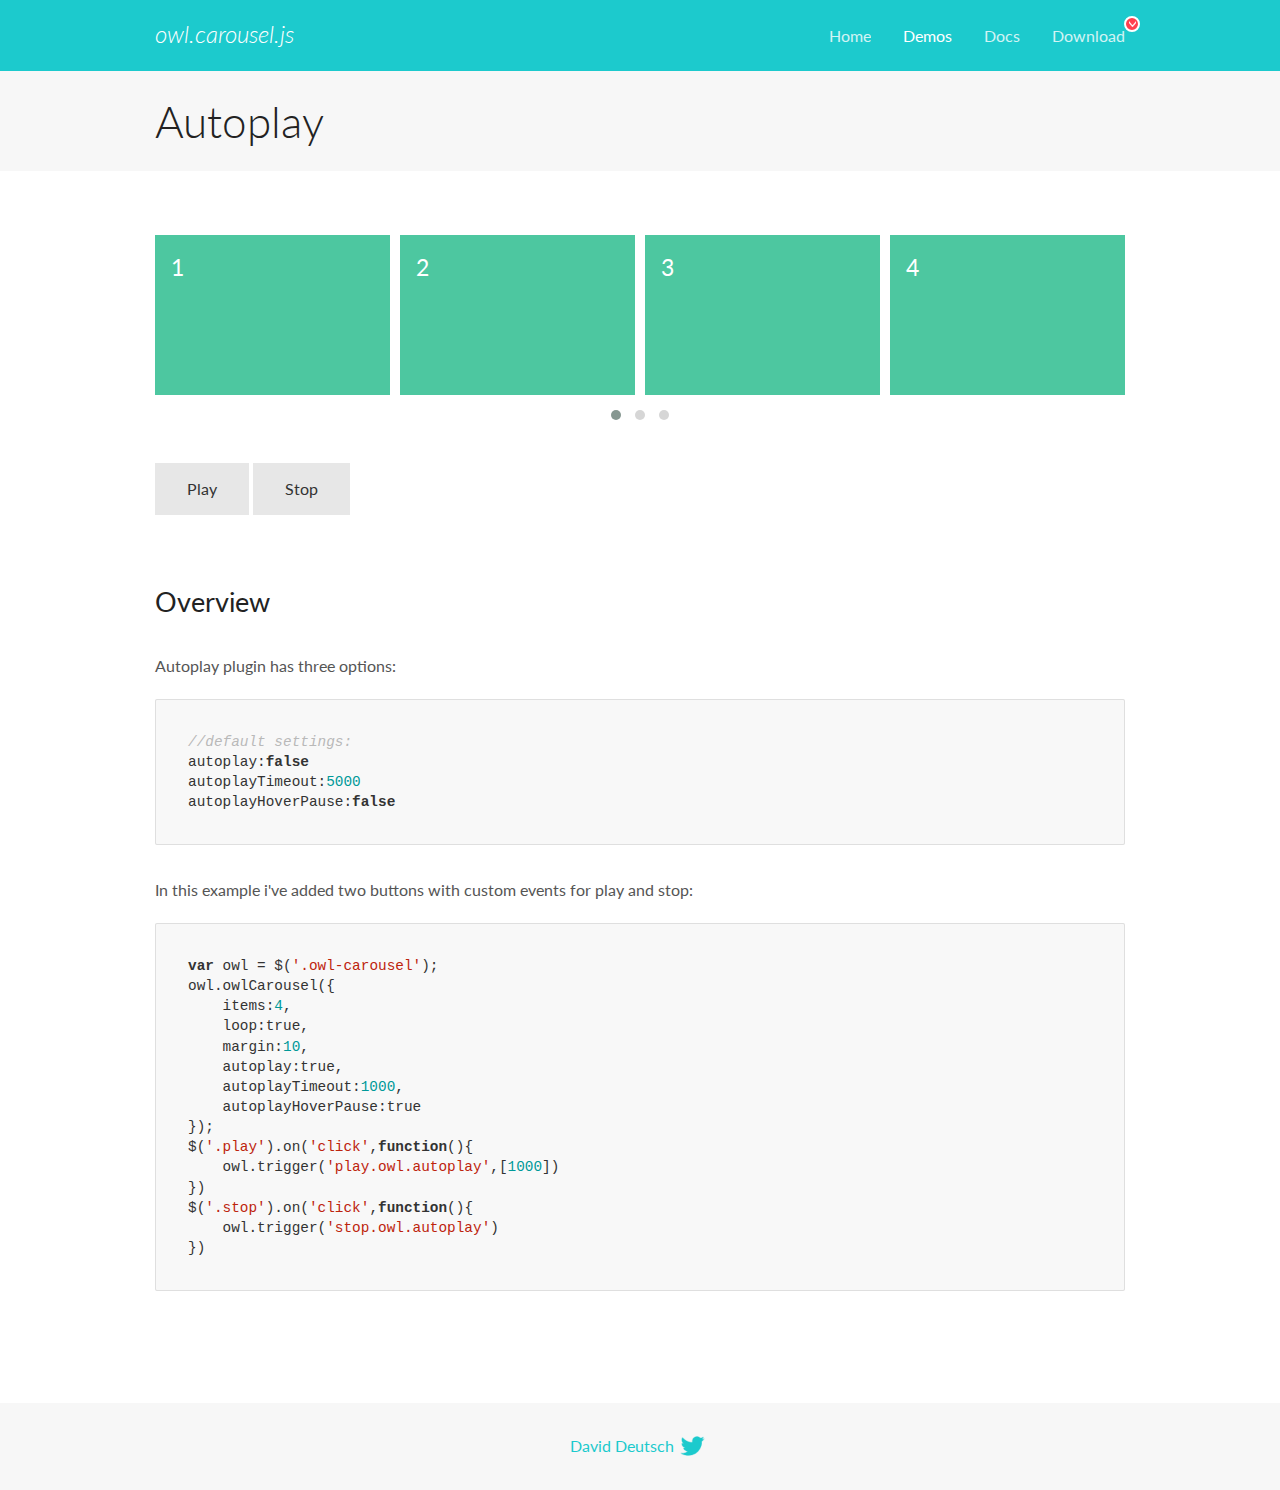
<file: assets/lib/owl.carousel/docs/demos/autoplay.html>
<!DOCTYPE html>
<html lang="en">
  <head>

    <!-- head -->
    <meta charset="utf-8">
    <meta name="msapplication-tap-highlight" content="no" />
    <meta name="viewport" content="width=device-width, initial-scale=1.0" />
    <meta name="description" content="Autoplay usage demo">
    <meta name="author" content="David Deutsch">
    <title>
      Autoplay Demo | Owl Carousel | 2.2.1
    </title>

    <!-- Stylesheets -->
    <link href='https://fonts.googleapis.com/css?family=Lato:300,400,700,400italic,300italic' rel='stylesheet' type='text/css'>
    <link rel="stylesheet" href="../assets/css/docs.theme.min.css">

    <!-- Owl Stylesheets -->
    <link rel="stylesheet" href="../assets/owlcarousel/assets/owl.carousel.min.css">
    <link rel="stylesheet" href="../assets/owlcarousel/assets/owl.theme.default.min.css">

    <!-- HTML5 shim and Respond.js IE8 support of HTML5 elements and media queries -->

    <!--[if lt IE 9]>
      <script src="https://oss.maxcdn.com/libs/html5shiv/3.7.0/html5shiv.js"></script>
      <script src="https://oss.maxcdn.com/libs/respond.js/1.3.0/respond.min.js"></script>
    <![endif]-->

    <!-- Favicons -->
    <link rel="apple-touch-icon-precomposed" sizes="144x144" href="../assets/ico/apple-touch-icon-144-precomposed.png">
    <link rel="shortcut icon" href="../assets/ico/favicon.png">
    <link rel="shortcut icon" href="favicon.ico">

    <!-- Yeah i know js should not be in header. Its required for demos.-->

    <!-- javascript -->
    <script src="../assets/vendors/jquery.min.js"></script>
    <script src="../assets/owlcarousel/owl.carousel.js"></script>
  </head>
  <body>

    <!-- header -->
    <header class="header">
      <div class="row">
        <div class="large-12 columns">
          <div class="brand left">
            <h3>
              <a href="/OwlCarousel2/">owl.carousel.js</a> 
            </h3>
          </div>
          <a id="toggle-nav" class="right">
            <span></span> <span></span> <span></span> 
          </a> 
          <div class="nav-bar">
            <ul class="clearfix">
              <li> <a href="/OwlCarousel2/index.html">Home</a>  </li>
              <li class="active">
                <a href="/OwlCarousel2/demos/demos.html">Demos</a> 
              </li>
              <li> <a href="/OwlCarousel2/docs/started-welcome.html">Docs</a>  </li>
              <li>
                <a href="https://github.com/OwlCarousel2/OwlCarousel2/archive/2.2.1.zip">Download</a> 
                <span class="download"></span> 
              </li>
            </ul>
          </div>
        </div>
      </div>
    </header>

    <!-- title -->
    <section class="title">
      <div class="row">
        <div class="large-12 columns">
          <h1>Autoplay</h1>
        </div>
      </div>
    </section>

    <!--  Demos -->
    <section id="demos">
      <div class="row">
        <div class="large-12 columns">
          <div class="owl-carousel owl-theme">
            <div class="item">
              <h4>1</h4>
            </div>
            <div class="item">
              <h4>2</h4>
            </div>
            <div class="item">
              <h4>3</h4>
            </div>
            <div class="item">
              <h4>4</h4>
            </div>
            <div class="item">
              <h4>5</h4>
            </div>
            <div class="item">
              <h4>6</h4>
            </div>
            <div class="item">
              <h4>7</h4>
            </div>
            <div class="item">
              <h4>8</h4>
            </div>
            <div class="item">
              <h4>9</h4>
            </div>
            <div class="item">
              <h4>10</h4>
            </div>
            <div class="item">
              <h4>11</h4>
            </div>
            <div class="item">
              <h4>12</h4>
            </div>
          </div>
          <a class="button secondary play">Play</a> 
          <a class="button secondary stop">Stop</a> 
          <h3 id="overview">Overview</h3>
          <p>Autoplay plugin has three options:</p>
          <pre><code>//default settings:
autoplay:false
autoplayTimeout:5000
autoplayHoverPause:false</code></pre>
          <p>In this example i&#39;ve added two buttons with custom events for play and stop:</p>
          <pre><code>var owl = $(&#39;.owl-carousel&#39;);
owl.owlCarousel({
    items:4,
    loop:true,
    margin:10,
    autoplay:true,
    autoplayTimeout:1000,
    autoplayHoverPause:true
});
$(&#39;.play&#39;).on(&#39;click&#39;,function(){
    owl.trigger(&#39;play.owl.autoplay&#39;,[1000])
})
$(&#39;.stop&#39;).on(&#39;click&#39;,function(){
    owl.trigger(&#39;stop.owl.autoplay&#39;)
})</code></pre>
          <script>
            $(document).ready(function() {
              var owl = $('.owl-carousel');
              owl.owlCarousel({
                items: 4,
                loop: true,
                margin: 10,
                autoplay: true,
                autoplayTimeout: 1000,
                autoplayHoverPause: true
              });
              $('.play').on('click', function() {
                owl.trigger('play.owl.autoplay', [1000])
              })
              $('.stop').on('click', function() {
                owl.trigger('stop.owl.autoplay')
              })
            })
          </script>
        </div>
      </div>
    </section>

    <!-- footer -->
    <footer class="footer">
      <div class="row">
        <div class="large-12 columns">
          <h5>
            <a href="/OwlCarousel2/docs/support-contact.html">David Deutsch</a> 
            <a id="custom-tweet-button" href="https://twitter.com/share?url=https://github.com/OwlCarousel2/OwlCarousel2&text=Owl Carousel - This is so awesome! " target="_blank"></a> 
          </h5>
        </div>
      </div>
    </footer>

    <!-- vendors -->
    <script src="../assets/vendors/highlight.js"></script>
    <script src="../assets/js/app.js"></script>
  </body>
</html>
</file>
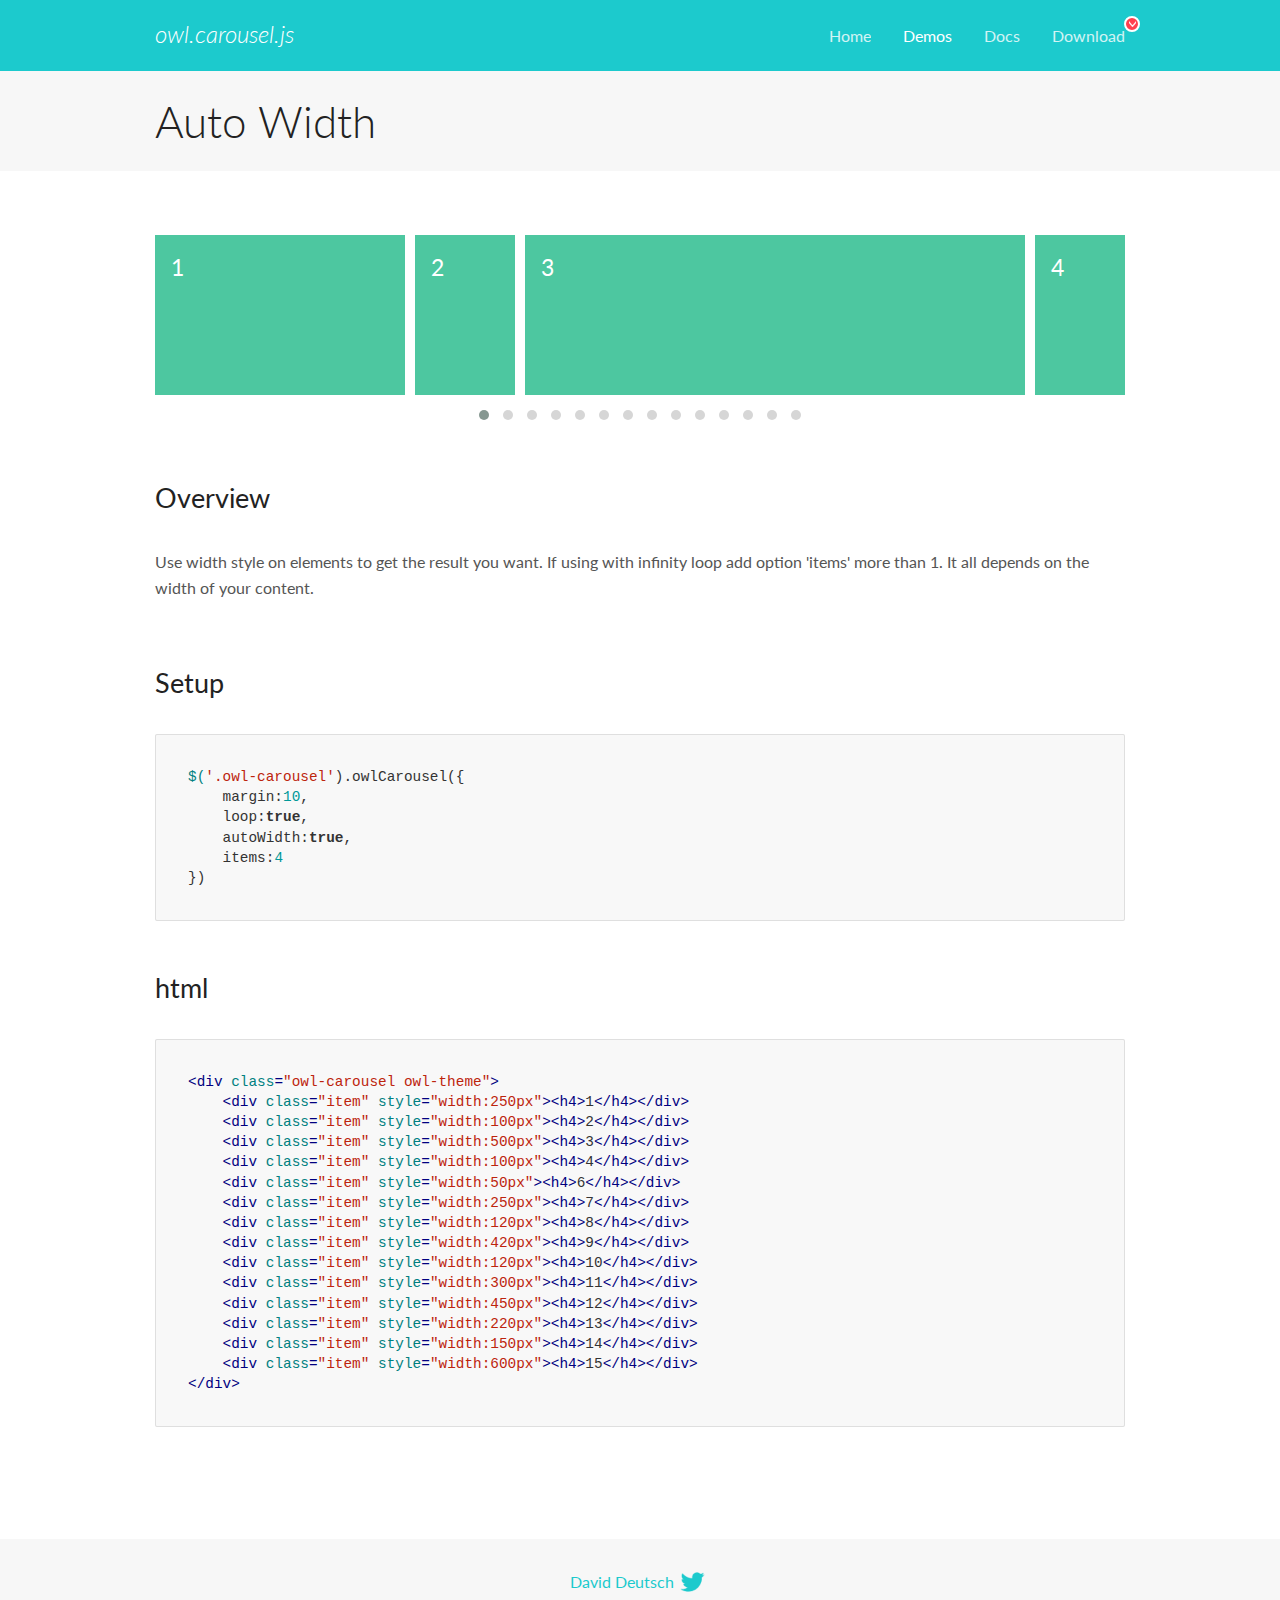
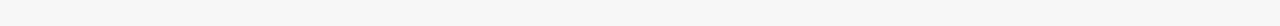
<file: assets/lib/owl.carousel/docs/demos/autowidth.html>
<!DOCTYPE html>
<html lang="en">
  <head>

    <!-- head -->
    <meta charset="utf-8">
    <meta name="msapplication-tap-highlight" content="no" />
    <meta name="viewport" content="width=device-width, initial-scale=1.0" />
    <meta name="description" content="Auto Width">
    <meta name="author" content="David Deutsch">
    <title>
      Auto Width Demo | Owl Carousel | 2.2.1
    </title>

    <!-- Stylesheets -->
    <link href='https://fonts.googleapis.com/css?family=Lato:300,400,700,400italic,300italic' rel='stylesheet' type='text/css'>
    <link rel="stylesheet" href="../assets/css/docs.theme.min.css">

    <!-- Owl Stylesheets -->
    <link rel="stylesheet" href="../assets/owlcarousel/assets/owl.carousel.min.css">
    <link rel="stylesheet" href="../assets/owlcarousel/assets/owl.theme.default.min.css">

    <!-- HTML5 shim and Respond.js IE8 support of HTML5 elements and media queries -->

    <!--[if lt IE 9]>
      <script src="https://oss.maxcdn.com/libs/html5shiv/3.7.0/html5shiv.js"></script>
      <script src="https://oss.maxcdn.com/libs/respond.js/1.3.0/respond.min.js"></script>
    <![endif]-->

    <!-- Favicons -->
    <link rel="apple-touch-icon-precomposed" sizes="144x144" href="../assets/ico/apple-touch-icon-144-precomposed.png">
    <link rel="shortcut icon" href="../assets/ico/favicon.png">
    <link rel="shortcut icon" href="favicon.ico">

    <!-- Yeah i know js should not be in header. Its required for demos.-->

    <!-- javascript -->
    <script src="../assets/vendors/jquery.min.js"></script>
    <script src="../assets/owlcarousel/owl.carousel.js"></script>
  </head>
  <body>

    <!-- header -->
    <header class="header">
      <div class="row">
        <div class="large-12 columns">
          <div class="brand left">
            <h3>
              <a href="/OwlCarousel2/">owl.carousel.js</a> 
            </h3>
          </div>
          <a id="toggle-nav" class="right">
            <span></span> <span></span> <span></span> 
          </a> 
          <div class="nav-bar">
            <ul class="clearfix">
              <li> <a href="/OwlCarousel2/index.html">Home</a>  </li>
              <li class="active">
                <a href="/OwlCarousel2/demos/demos.html">Demos</a> 
              </li>
              <li> <a href="/OwlCarousel2/docs/started-welcome.html">Docs</a>  </li>
              <li>
                <a href="https://github.com/OwlCarousel2/OwlCarousel2/archive/2.2.1.zip">Download</a> 
                <span class="download"></span> 
              </li>
            </ul>
          </div>
        </div>
      </div>
    </header>

    <!-- title -->
    <section class="title">
      <div class="row">
        <div class="large-12 columns">
          <h1>Auto Width</h1>
        </div>
      </div>
    </section>

    <!--  Demos -->
    <section id="demos">
      <div class="row">
        <div class="large-12 columns">
          <div class="owl-carousel owl-theme">
            <div class="item" style="width:250px">
              <h4>1</h4>
            </div>
            <div class="item" style="width:100px">
              <h4>2</h4>
            </div>
            <div class="item" style="width:500px">
              <h4>3</h4>
            </div>
            <div class="item" style="width:100px">
              <h4>4</h4>
            </div>
            <div class="item" style="width:50px">
              <h4>6</h4>
            </div>
            <div class="item" style="width:250px">
              <h4>7</h4>
            </div>
            <div class="item" style="width:120px">
              <h4>8</h4>
            </div>
            <div class="item" style="width:420px">
              <h4>9</h4>
            </div>
            <div class="item" style="width:120px">
              <h4>10</h4>
            </div>
            <div class="item" style="width:300px">
              <h4>11</h4>
            </div>
            <div class="item" style="width:450px">
              <h4>12</h4>
            </div>
            <div class="item" style="width:220px">
              <h4>13</h4>
            </div>
            <div class="item" style="width:150px">
              <h4>14</h4>
            </div>
            <div class="item" style="width:600px">
              <h4>15</h4>
            </div>
          </div>
          <h3 id="overview">Overview</h3>
          <p>Use width style on elements to get the result you want. If using with infinity loop add option &#39;items&#39; more than 1. It all depends on the width of your content.</p>
          <h3 id="setup">Setup</h3>
          <pre><code>$(&#39;.owl-carousel&#39;).owlCarousel({
    margin:10,
    loop:true,
    autoWidth:true,
    items:4
})</code></pre>
          <h3 id="html">html</h3>
          <pre><code>&lt;div class=&quot;owl-carousel owl-theme&quot;&gt;
    &lt;div class=&quot;item&quot; style=&quot;width:250px&quot;&gt;&lt;h4&gt;1&lt;/h4&gt;&lt;/div&gt;
    &lt;div class=&quot;item&quot; style=&quot;width:100px&quot;&gt;&lt;h4&gt;2&lt;/h4&gt;&lt;/div&gt;
    &lt;div class=&quot;item&quot; style=&quot;width:500px&quot;&gt;&lt;h4&gt;3&lt;/h4&gt;&lt;/div&gt;
    &lt;div class=&quot;item&quot; style=&quot;width:100px&quot;&gt;&lt;h4&gt;4&lt;/h4&gt;&lt;/div&gt;
    &lt;div class=&quot;item&quot; style=&quot;width:50px&quot;&gt;&lt;h4&gt;6&lt;/h4&gt;&lt;/div&gt;
    &lt;div class=&quot;item&quot; style=&quot;width:250px&quot;&gt;&lt;h4&gt;7&lt;/h4&gt;&lt;/div&gt;
    &lt;div class=&quot;item&quot; style=&quot;width:120px&quot;&gt;&lt;h4&gt;8&lt;/h4&gt;&lt;/div&gt;
    &lt;div class=&quot;item&quot; style=&quot;width:420px&quot;&gt;&lt;h4&gt;9&lt;/h4&gt;&lt;/div&gt;
    &lt;div class=&quot;item&quot; style=&quot;width:120px&quot;&gt;&lt;h4&gt;10&lt;/h4&gt;&lt;/div&gt;
    &lt;div class=&quot;item&quot; style=&quot;width:300px&quot;&gt;&lt;h4&gt;11&lt;/h4&gt;&lt;/div&gt;
    &lt;div class=&quot;item&quot; style=&quot;width:450px&quot;&gt;&lt;h4&gt;12&lt;/h4&gt;&lt;/div&gt;
    &lt;div class=&quot;item&quot; style=&quot;width:220px&quot;&gt;&lt;h4&gt;13&lt;/h4&gt;&lt;/div&gt;
    &lt;div class=&quot;item&quot; style=&quot;width:150px&quot;&gt;&lt;h4&gt;14&lt;/h4&gt;&lt;/div&gt;
    &lt;div class=&quot;item&quot; style=&quot;width:600px&quot;&gt;&lt;h4&gt;15&lt;/h4&gt;&lt;/div&gt;
&lt;/div&gt;</code></pre>
          <script>
            $(document).ready(function() {
              $('.owl-carousel').owlCarousel({
                margin: 10,
                loop: true,
                autoWidth: true,
                items: 4
              })
            })
          </script>
        </div>
      </div>
    </section>

    <!-- footer -->
    <footer class="footer">
      <div class="row">
        <div class="large-12 columns">
          <h5>
            <a href="/OwlCarousel2/docs/support-contact.html">David Deutsch</a> 
            <a id="custom-tweet-button" href="https://twitter.com/share?url=https://github.com/OwlCarousel2/OwlCarousel2&text=Owl Carousel - This is so awesome! " target="_blank"></a> 
          </h5>
        </div>
      </div>
    </footer>

    <!-- vendors -->
    <script src="../assets/vendors/highlight.js"></script>
    <script src="../assets/js/app.js"></script>
  </body>
</html>
</file>
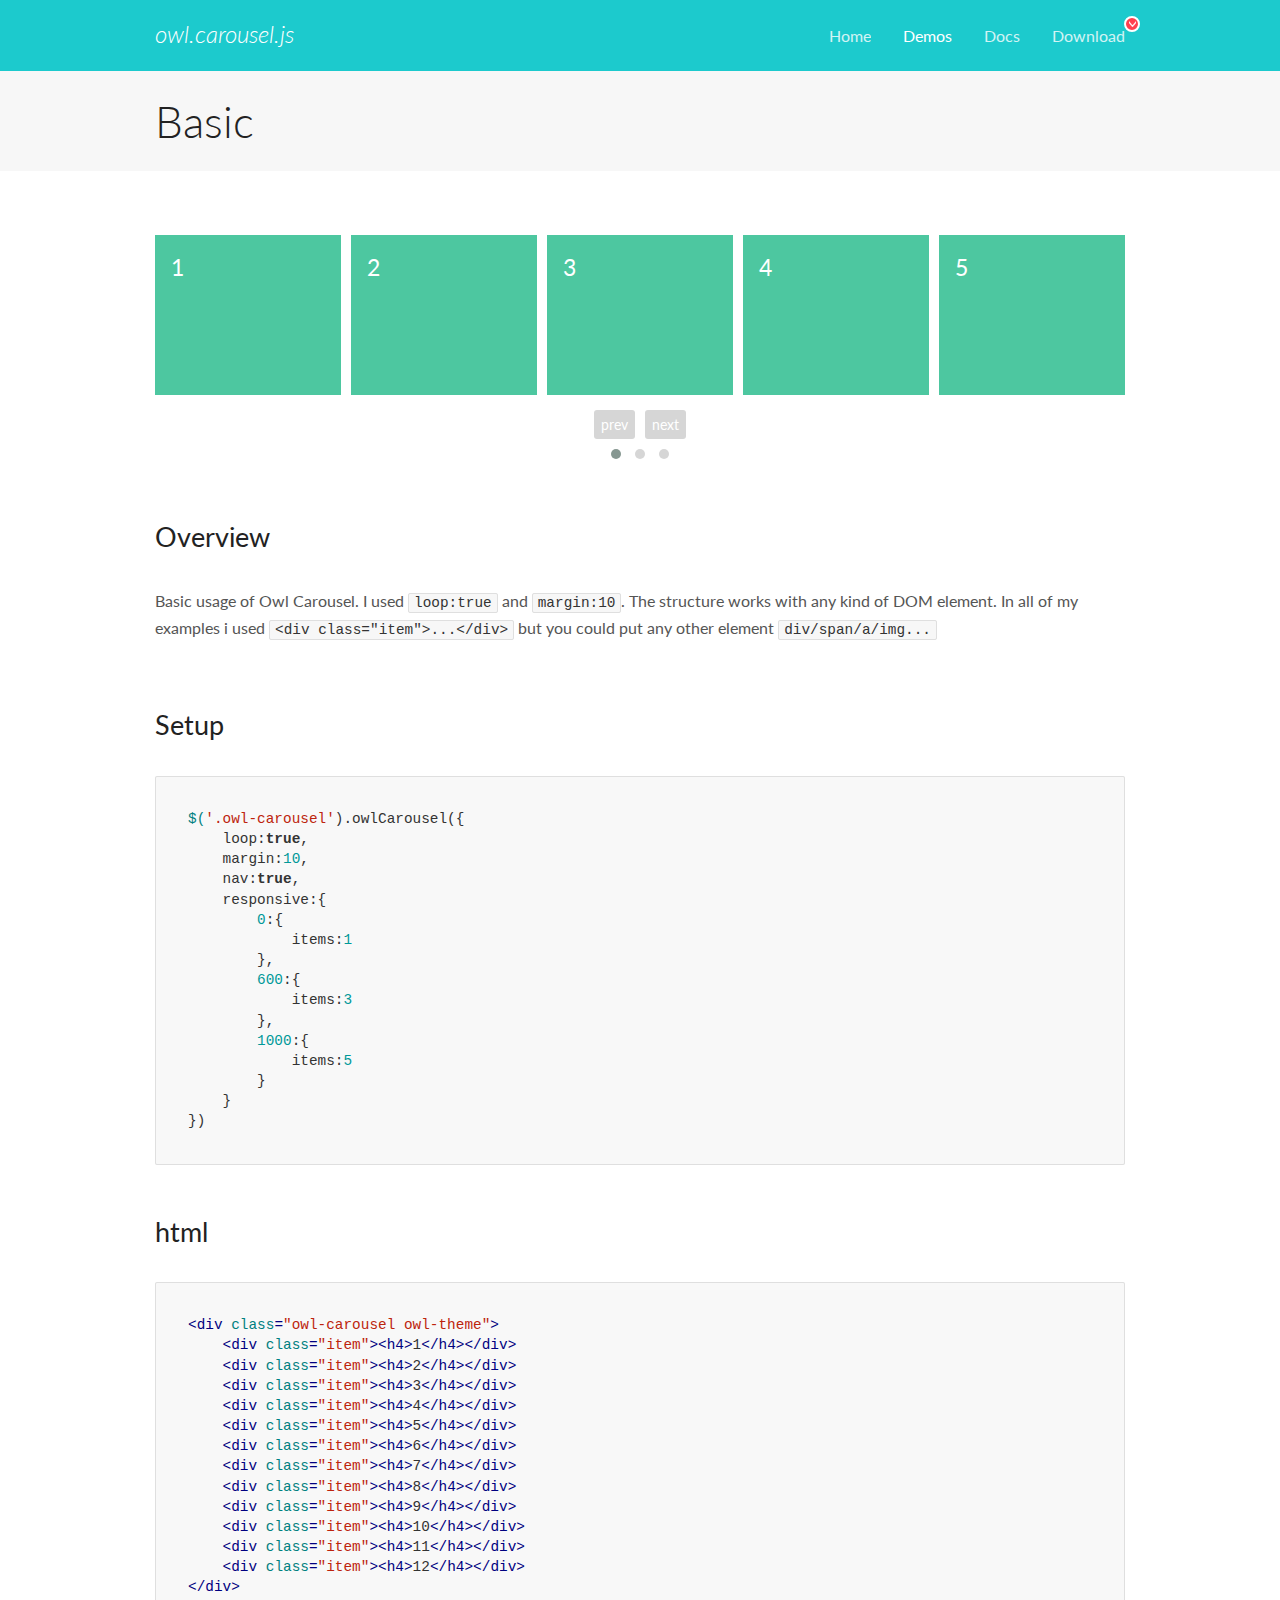
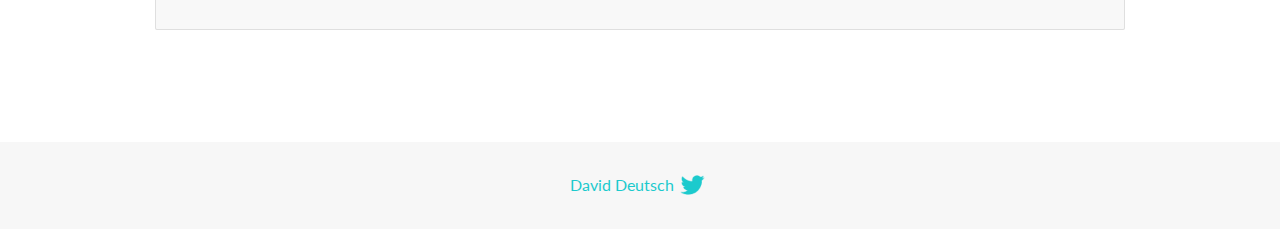
<file: assets/lib/owl.carousel/docs/demos/basic.html>
<!DOCTYPE html>
<html lang="en">
  <head>

    <!-- head -->
    <meta charset="utf-8">
    <meta name="msapplication-tap-highlight" content="no" />
    <meta name="viewport" content="width=device-width, initial-scale=1.0" />
    <meta name="description" content="Basic usage demo">
    <meta name="author" content="David Deutsch">
    <title>
      Basic Demo | Owl Carousel | 2.2.1
    </title>

    <!-- Stylesheets -->
    <link href='https://fonts.googleapis.com/css?family=Lato:300,400,700,400italic,300italic' rel='stylesheet' type='text/css'>
    <link rel="stylesheet" href="../assets/css/docs.theme.min.css">

    <!-- Owl Stylesheets -->
    <link rel="stylesheet" href="../assets/owlcarousel/assets/owl.carousel.min.css">
    <link rel="stylesheet" href="../assets/owlcarousel/assets/owl.theme.default.min.css">

    <!-- HTML5 shim and Respond.js IE8 support of HTML5 elements and media queries -->

    <!--[if lt IE 9]>
      <script src="https://oss.maxcdn.com/libs/html5shiv/3.7.0/html5shiv.js"></script>
      <script src="https://oss.maxcdn.com/libs/respond.js/1.3.0/respond.min.js"></script>
    <![endif]-->

    <!-- Favicons -->
    <link rel="apple-touch-icon-precomposed" sizes="144x144" href="../assets/ico/apple-touch-icon-144-precomposed.png">
    <link rel="shortcut icon" href="../assets/ico/favicon.png">
    <link rel="shortcut icon" href="favicon.ico">

    <!-- Yeah i know js should not be in header. Its required for demos.-->

    <!-- javascript -->
    <script src="../assets/vendors/jquery.min.js"></script>
    <script src="../assets/owlcarousel/owl.carousel.js"></script>
  </head>
  <body>

    <!-- header -->
    <header class="header">
      <div class="row">
        <div class="large-12 columns">
          <div class="brand left">
            <h3>
              <a href="/OwlCarousel2/">owl.carousel.js</a> 
            </h3>
          </div>
          <a id="toggle-nav" class="right">
            <span></span> <span></span> <span></span> 
          </a> 
          <div class="nav-bar">
            <ul class="clearfix">
              <li> <a href="/OwlCarousel2/index.html">Home</a>  </li>
              <li class="active">
                <a href="/OwlCarousel2/demos/demos.html">Demos</a> 
              </li>
              <li> <a href="/OwlCarousel2/docs/started-welcome.html">Docs</a>  </li>
              <li>
                <a href="https://github.com/OwlCarousel2/OwlCarousel2/archive/2.2.1.zip">Download</a> 
                <span class="download"></span> 
              </li>
            </ul>
          </div>
        </div>
      </div>
    </header>

    <!-- title -->
    <section class="title">
      <div class="row">
        <div class="large-12 columns">
          <h1>Basic</h1>
        </div>
      </div>
    </section>

    <!--  Demos -->
    <section id="demos">
      <div class="row">
        <div class="large-12 columns">
          <div class="owl-carousel owl-theme">
            <div class="item">
              <h4>1</h4>
            </div>
            <div class="item">
              <h4>2</h4>
            </div>
            <div class="item">
              <h4>3</h4>
            </div>
            <div class="item">
              <h4>4</h4>
            </div>
            <div class="item">
              <h4>5</h4>
            </div>
            <div class="item">
              <h4>6</h4>
            </div>
            <div class="item">
              <h4>7</h4>
            </div>
            <div class="item">
              <h4>8</h4>
            </div>
            <div class="item">
              <h4>9</h4>
            </div>
            <div class="item">
              <h4>10</h4>
            </div>
            <div class="item">
              <h4>11</h4>
            </div>
            <div class="item">
              <h4>12</h4>
            </div>
          </div>
          <h3 id="overview">Overview</h3>
          <p>Basic usage of Owl Carousel. I used <code>loop:true</code> and <code>margin:10</code>. The structure works with any kind of DOM element. In all of my examples i used <code>&lt;div class=&quot;item&quot;&gt;...&lt;/div&gt;</code> but you could
            put any other element <code>div/span/a/img...</code></p>
          <h3 id="setup">Setup</h3>
          <pre><code>$(&#39;.owl-carousel&#39;).owlCarousel({
    loop:true,
    margin:10,
    nav:true,
    responsive:{
        0:{
            items:1
        },
        600:{
            items:3
        },
        1000:{
            items:5
        }
    }
})</code></pre>
          <h3 id="html">html</h3>
          <pre><code>&lt;div class=&quot;owl-carousel owl-theme&quot;&gt;
    &lt;div class=&quot;item&quot;&gt;&lt;h4&gt;1&lt;/h4&gt;&lt;/div&gt;
    &lt;div class=&quot;item&quot;&gt;&lt;h4&gt;2&lt;/h4&gt;&lt;/div&gt;
    &lt;div class=&quot;item&quot;&gt;&lt;h4&gt;3&lt;/h4&gt;&lt;/div&gt;
    &lt;div class=&quot;item&quot;&gt;&lt;h4&gt;4&lt;/h4&gt;&lt;/div&gt;
    &lt;div class=&quot;item&quot;&gt;&lt;h4&gt;5&lt;/h4&gt;&lt;/div&gt;
    &lt;div class=&quot;item&quot;&gt;&lt;h4&gt;6&lt;/h4&gt;&lt;/div&gt;
    &lt;div class=&quot;item&quot;&gt;&lt;h4&gt;7&lt;/h4&gt;&lt;/div&gt;
    &lt;div class=&quot;item&quot;&gt;&lt;h4&gt;8&lt;/h4&gt;&lt;/div&gt;
    &lt;div class=&quot;item&quot;&gt;&lt;h4&gt;9&lt;/h4&gt;&lt;/div&gt;
    &lt;div class=&quot;item&quot;&gt;&lt;h4&gt;10&lt;/h4&gt;&lt;/div&gt;
    &lt;div class=&quot;item&quot;&gt;&lt;h4&gt;11&lt;/h4&gt;&lt;/div&gt;
    &lt;div class=&quot;item&quot;&gt;&lt;h4&gt;12&lt;/h4&gt;&lt;/div&gt;
&lt;/div&gt;</code></pre>
          <script>
            $(document).ready(function() {
              var owl = $('.owl-carousel');
              owl.owlCarousel({
                margin: 10,
                nav: true,
                loop: true,
                responsive: {
                  0: {
                    items: 1
                  },
                  600: {
                    items: 3
                  },
                  1000: {
                    items: 5
                  }
                }
              })
            })
          </script>
        </div>
      </div>
    </section>

    <!-- footer -->
    <footer class="footer">
      <div class="row">
        <div class="large-12 columns">
          <h5>
            <a href="/OwlCarousel2/docs/support-contact.html">David Deutsch</a> 
            <a id="custom-tweet-button" href="https://twitter.com/share?url=https://github.com/OwlCarousel2/OwlCarousel2&text=Owl Carousel - This is so awesome! " target="_blank"></a> 
          </h5>
        </div>
      </div>
    </footer>

    <!-- vendors -->
    <script src="../assets/vendors/highlight.js"></script>
    <script src="../assets/js/app.js"></script>
  </body>
</html>
</file>
<file: public/newyear/css/gallery.css>
/* CSS for Mansory Gallery */


.mfp-bg {
    top: 0;
    left: 0;
    width: 100%;
    height: 100%;
    z-index: 1042;
    overflow: hidden;
    position: fixed;
    background: #fff;
}

.mfp-wrap {
    top: 0;
    left: 0;
    width: 100%;
    height: 100%;
    z-index: 1043;
    position: fixed;
    outline: none !important;
    -webkit-backface-visibility: hidden; }

.mfp-container {
    text-align: center;
    position: absolute;
    width: 100%;
    height: 100%;
    left: 0;
    top: 0;
    padding: 0 8px;
    box-sizing: border-box; }

.mfp-container:before {
    content: '';
    display: inline-block;
    height: 100%;
    vertical-align: middle; }

.mfp-align-top .mfp-container:before {
    display: none; }

.mfp-content {
    position: relative;
    display: inline-block;
    vertical-align: middle;
    margin: 0 auto;
    text-align: left;
    z-index: 1045; }

.mfp-inline-holder .mfp-content,
.mfp-ajax-holder .mfp-content {
    width: 100%;
    cursor: auto; }

.mfp-ajax-cur {
    cursor: progress; }

.mfp-zoom-out-cur, .mfp-zoom-out-cur .mfp-image-holder .mfp-close {
    cursor: -moz-zoom-out;
    cursor: -webkit-zoom-out;
    cursor: zoom-out; }

.mfp-zoom {
    cursor: pointer;
    cursor: -webkit-zoom-in;
    cursor: -moz-zoom-in;
    cursor: zoom-in; }

.mfp-auto-cursor .mfp-content {
    cursor: auto; }

.mfp-close,
.mfp-arrow,
.mfp-preloader,
.mfp-counter {
    -webkit-user-select: none;
    -moz-user-select: none;
    user-select: none; }

.mfp-loading.mfp-figure {
    display: none; }

.mfp-hide {
    display: none !important; }

.mfp-preloader {
    color: #CCC;
    position: absolute;
    top: 50%;
    width: auto;
    text-align: center;
    margin-top: -0.8em;
    left: 8px;
    right: 8px;
    z-index: 1044; }
.mfp-preloader a {
    color: #CCC; }
.mfp-preloader a:hover {
    color: #FFF; }

.mfp-s-ready .mfp-preloader {
    display: none; }

.mfp-s-error .mfp-content {
    display: none; }

button.mfp-close,
button.mfp-arrow {
    overflow: visible;
    cursor: pointer;
    background: transparent;
    border: 0;
    -webkit-appearance: none;
    display: block;
    outline: none;
    padding: 0;
    z-index: 1046;
    box-shadow: none;
    touch-action: manipulation; }

button::-moz-focus-inner {
    padding: 0;
    border: 0; }

.mfp-close {
    width: 44px;
    height: 44px;
    line-height: 44px;
    position: absolute;
    right: 0;
    top: 0;
    text-decoration: none;
    text-align: center;
    opacity: 0.65;
    padding: 0 0 18px 10px;
    color: #FFF;
    font-style: normal;
    font-size: 28px;
    font-family: Arial, Baskerville, monospace; }
.mfp-close:hover,
.mfp-close:focus {
    opacity: 1; }
.mfp-close:active {
    top: 1px; }

.mfp-close-btn-in .mfp-close {
    color: #333; }

.mfp-image-holder .mfp-close,
.mfp-iframe-holder .mfp-close {
    color: #FFF;
    right: -6px;
    text-align: right;
    padding-right: 6px;
    width: 100%; }

.mfp-counter {
    position: absolute;
    top: 0;
    right: 0;
    color: #777;
    font-size: 12px;
    line-height: 18px;
    white-space: nowrap; }

.mfp-arrow {
    position: absolute;
    opacity: 0.65;
    margin: 0;
    top: 50%;
    margin-top: -55px;
    padding: 0;
    width: 90px;
    height: 110px;
    -webkit-tap-highlight-color: transparent; }
.mfp-arrow:active {
    margin-top: -54px; }
.mfp-arrow:hover,
.mfp-arrow:focus {
    opacity: 1; }
.mfp-arrow:before,
.mfp-arrow:after {
    content: '';
    display: block;
    width: 0;
    height: 0;
    position: absolute;
    left: 0;
    top: 0;
    margin-top: 35px;
    margin-left: 35px;
    border: medium inset transparent; }
.mfp-arrow:after {
    border-top-width: 13px;
    border-bottom-width: 13px;
    top: 8px; }
.mfp-arrow:before {
    border-top-width: 21px;
    border-bottom-width: 21px;
    opacity: 0.7; }

.mfp-arrow-left {
    left: 0; }
.mfp-arrow-left:after {
    border-right: 17px solid #FFF;
    margin-left: 31px; }
.mfp-arrow-left:before {
    margin-left: 25px;
    border-right: 27px solid #3F3F3F; }

.mfp-arrow-right {
    right: 0; }
.mfp-arrow-right:after {
    border-left: 17px solid #FFF;
    margin-left: 39px; }
.mfp-arrow-right:before {
    border-left: 27px solid #3F3F3F; }

.mfp-iframe-holder {
    padding-top: 40px;
    padding-bottom: 40px; }
.mfp-iframe-holder .mfp-content {
    line-height: 0;
    width: 100%;
    max-width: 900px; }
.mfp-iframe-holder .mfp-close {
    top: -40px; }

.mfp-iframe-scaler {
    width: 100%;
    height: 0;
    overflow: hidden;
    padding-top: 56.25%; }
.mfp-iframe-scaler iframe {
    position: absolute;
    display: block;
    top: 0;
    left: 0;
    width: 100%;
    height: 100%;
    box-shadow: 0 0 8px rgba(0, 0, 0, 0.6);
    background: #000; }

/* Main image in popup */
img.mfp-img {
    width: auto;
    max-width: 100%;
    height: auto;
    display: block;
    line-height: 0;
    box-sizing: border-box;
    padding: 40px 0 40px;
    margin: 0 auto; }

/* The shadow behind the image */
.mfp-figure {
    line-height: 0; }
.mfp-figure:after {
    content: '';
    position: absolute;
    left: 0;
    top: 40px;
    bottom: 40px;
    display: block;
    right: 0;
    width: auto;
    height: auto;
    z-index: -1;
    background: #444; }
.mfp-figure small {
    color: #BDBDBD;
    display: block;
    font-size: 12px;
    line-height: 14px; }
.mfp-figure figure {
    margin: 0; }

.mfp-bottom-bar {
    margin-top: -36px;
    position: absolute;
    top: 100%;
    left: 0;
    width: 100%;
    cursor: auto; }

.mfp-title {
    text-align: left;
    line-height: 18px;
    color: #777;
    word-wrap: break-word;
    padding-right: 36px; }

.mfp-image-holder .mfp-content {
    max-width: 100%; }

.mfp-gallery .mfp-image-holder .mfp-figure {
    cursor: pointer; }

@media screen and (max-width: 800px) and (orientation: landscape), screen and (max-height: 300px) {
    /**
         * Remove all paddings around the image on small screen
         */
    .mfp-img-mobile .mfp-image-holder {
        padding-left: 0;
        padding-right: 0; }
    .mfp-img-mobile img.mfp-img {
        padding: 0; }
    .mfp-img-mobile .mfp-figure:after {
        top: 0;
        bottom: 0; }
    .mfp-img-mobile .mfp-figure small {
        display: inline;
        margin-left: 5px; }
    .mfp-img-mobile .mfp-bottom-bar {
        background: rgba(0, 0, 0, 0.6);
        bottom: 0;
        margin: 0;
        top: auto;
        padding: 3px 5px;
        position: fixed;
        box-sizing: border-box; }
    .mfp-img-mobile .mfp-bottom-bar:empty {
        padding: 0; }
    .mfp-img-mobile .mfp-counter {
        right: 5px;
        top: 3px; }
    .mfp-img-mobile .mfp-close {
        top: 0;
        right: 0;
        width: 35px;
        height: 35px;
        line-height: 35px;
        background: rgba(0, 0, 0, 0.6);
        position: fixed;
        text-align: center;
        padding: 0; } }

@media all and (max-width: 900px) {
    .mfp-arrow {
        -webkit-transform: scale(0.75);
        transform: scale(0.75); }
    .mfp-arrow-left {
        -webkit-transform-origin: 0;
        transform-origin: 0; }
    .mfp-arrow-right {
        -webkit-transform-origin: 100%;
        transform-origin: 100%; }
    .mfp-container {
        padding-left: 6px;
        padding-right: 6px; }
}
</file>
<file: public/newyear/css/style.css>
/*
  1. Import fonts
  2. General
  3. Header
  4. Slideshow
  5. Content
  6. Progress bar
  7. Services
  8. Counters
  9. COUNTDOWN
  10. Portfolio
  11. Team
  12. Testiomonials
  13. Clients
  14. Contact
  15. Modal
  16. CSS for difrent version (index_02 -> index_09)
  17. Responsive

*/
@import url("https://fonts.googleapis.com/css?family=Poppins:200,300,600");
.color_white {
  color: #fff !important; }

.color_blue {
  color: #5B8EFB !important; }

.color_red {
  color: #f9223e !important; }

.color_green {
  color: #23c77b !important; }

.color_purple {
  color: #8b41c4 !important; }

.color_purple2 {
  color: #642f8d !important; }

.color_purple3 {
  color: #200838 !important; }

.color_yellow {
  color: #ecc010 !important; }

.color_purple_blue {
  background-image: linear-gradient(to right top, #8b41c4, #5B8EFB) !important;
  color: transparent !important;
  -webkit-background-clip: text; }

.color_red_purple {
  background-image: linear-gradient(to right top, #f9223e, #8b41c4) !important;
  color: transparent !important;
  -webkit-background-clip: text; }

.color_red_blue {
  background-image: linear-gradient(to right top, #f9223e, #5B8EFB) !important;
  color: transparent !important;
  -webkit-background-clip: text; }

.color_purple_purple3 {
  background-image: linear-gradient(to right top, #8b41c4, #200838) !important;
  color: transparent !important;
  -webkit-background-clip: text; }

.color_green_blue {
  background-image: linear-gradient(to right top, #23c77b, #5B8EFB) !important;
  color: transparent !important;
  -webkit-background-clip: text; }

.background_white {
  background: #fff !important; }

.background_blue {
  background: #5B8EFB !important; }
  .background_blue.btn:hover {
    background: #3041ad !important;
    box-shadow: 0 5px 55px -5px #000;
    transition: 0.5s; }

.background_red {
  background: #f9223e !important; }
  .background_red.btn:hover {
    background: #d21d34 !important;
    box-shadow: 0 5px 55px -5px #000;
    transition: 0.5s; }

.background_green {
  background: #23c77b !important; }
  .background_green.btn:hover {
    background: #157a4b !important;
    box-shadow: 0 5px 55px -5px #000;
    transition: 0.5s; }

.background_purple {
  background: #8b41c4 !important; }
  .background_purple.btn:hover {
    background: #642f8d !important;
    box-shadow: 0 5px 55px -5px #000;
    transition: 0.5s; }

.background_purple2 {
  background: #642f8d !important; }
  .background_purple2.btn:hover {
    background: #200838 !important;
    box-shadow: 0 5px 55px -5px #000;
    transition: 0.5s; }

.background_purple3 {
  background: #200838 !important; }
  .background_purple3.btn:hover {
    background: #642f8d !important;
    box-shadow: 0 5px 55px -5px #000;
    transition: 0.5s; }

.background_purple_blue {
  background: linear-gradient(to right top, #8b41c4, #5B8EFB) !important; }
  .background_purple_blue.btn:hover {
    background: linear-gradient(to right top, #642f8d, #3041ad) !important;
    box-shadow: 0 5px 55px -5px #000;
    transition: 0.5s; }

.background_red_purple {
  background: linear-gradient(to right top, #f9223e, #8b41c4) !important; }
  .background_red_purple.btn:hover {
    background: linear-gradient(to right top, #d21d34, #642f8d) !important;
    box-shadow: 0 5px 55px -5px #000;
    transition: 0.5s; }

.background_red_blue {
  background: linear-gradient(to right top, #f9223e, #5B8EFB) !important; }
  .background_red_blue.btn:hover {
    background: linear-gradient(to right top, #d21d34, #3041ad) !important;
    box-shadow: 0 5px 55px -5px #000;
    transition: 0.5s; }

.background_purple_purple3 {
  background: linear-gradient(to right top, #642f8d, #200838) !important; }
  .background_purple_purple3.btn:hover {
    background: linear-gradient(to right top, #200838, #200838) !important;
    box-shadow: 0 5px 55px -5px #000;
    transition: 0.5s; }

.background_green_blue {
  background: linear-gradient(to right top, #23c77b, #5B8EFB) !important; }
  .background_green_blue.btn:hover {
    background: linear-gradient(to right top, #157a4b, #3041ad) !important;
    box-shadow: 0 5px 55px -5px #000;
    transition: 0.5s; }

body {
  font-family: 'Poppins', sans-serif;
  line-height: 1.5;
  font-weight: 300;
  font-size: 12px;
  letter-spacing: 1px;
  background: #f9f9f9;
  color: #444444;
  height: 100vh;
  display: table; }

h1, .h1 {
  font-size: 5vmax;
  line-height: 1.2;
  font-weight: bold;
  letter-spacing: 2px; }

h2, .h2 {
  font-size: 3.5vmax;
  line-height: 1.5;
  font-weight: bold;
  letter-spacing: 2px; }

h3, .h3 {
  font-size: 3vmax;
  line-height: 1.5;
  font-weight: bold;
  letter-spacing: 2px; }

h4, .h4 {
  font-size: 2.5vmax;
  line-height: 1.5;
  font-weight: bold;
  letter-spacing: 2px; }

h5, .h5 {
  font-size: 2vmax;
  line-height: 1.5;
  font-weight: bold;
  letter-spacing: 2px; }

h6, .h6 {
  font-size: 1.5vmax;
  line-height: 1.5;
  font-weight: bold;
  letter-spacing: 2px; }

::-webkit-scrollbar {
  display: none; }

ul {
  list-style: none;
  margin: 0; }

*:focus {
  outline: none !important;
  box-shadow: none; }

.form-control::-webkit-input-placeholder {
  /* WebKit, Blink, Edge */
  color: #fff; }

.form-control:-moz-placeholder {
  /* Mozilla Firefox 4 to 18 */
  color: #fff;
  opacity: 1; }

.form-control::-moz-placeholder {
  /* Mozilla Firefox 19+ */
  color: #fff;
  opacity: 1; }

.form-control:-ms-input-placeholder {
  /* Internet Explorer 10-11 */
  color: #fff; }

a, a:hover, a:focus {
  color: #5B8EFB;
  text-decoration: none; }

button.mfp-close {
  display: none; }

.mfp-arrow:hover, .mfp-arrow:focus {
  box-shadow: none; }

.space {
  width: 100%;
  height: 5vh;
  display: inline-flex; }

.copyright {
  position: fixed;
  right: 25px;
  bottom: 0;
  font-size: 10px;
  text-align: right;
  color: #afafaf; }

.social_home {
  position: fixed;
  bottom: 0;
  left: 25px;
  font-size: 16px;
  color: #afafaf;
  display: inline-block; }
  .social_home li {
    cursor: pointer; }

.container {
  width: 80%;
  margin: 0 auto; }

.title {
  color: #afafaf;
  text-align: center;
  margin-bottom: 0; }

.subtitle {
  font-weight: bold;
  font-size: 10px;
  text-transform: uppercase; }

.btn {
  background: none;
  transition: 0.5s;
  padding: 10px 25px;
  font-weight: bold;
  letter-spacing: 2px;
  color: #fff;
  border-radius: 25px;
  box-shadow: 0 5px 35px -10px #000;
  border: none; }

.content_home {
  text-align: center;
  margin: 10vh auto 0;
  width: 100vw;
  position: relative;
  z-index: 1;
  font-size: 14px;
  color: #afafaf;
  transition: 0.5s;
  opacity: 1; }
  .content_home.on {
    opacity: 0.15;
    transition: 0.5s; }
  .content_home h1, .content_home h2 {
    background-image: linear-gradient(to right, #8b41c4, #5B8EFB);
    color: transparent;
    -webkit-background-clip: text; }
  .content_home .btn {
    color: #fff;
    font-weight: lighter; }
  .content_home img {
    width: 200px;
    margin: 0 auto; }

.cursive {
  font-family: 'Pacifico', cursive;
  font-size: 6vmax; }

.overlay {
  position: fixed;
  top: 0;
  left: 0;
  z-index: 0;
  width: 100vw;
  height: 100vh; }

header .brand {
  position: absolute;
  z-index: 9;
  top: 25px;
  left: 25px;
  font-size: 24px;
  font-weight: bold;
  line-height: 1; }
  header .brand img {
    width: 50px;
    float: left;
    margin-right: 10px; }
header .menu {
  position: fixed;
  z-index: 999;
  top: 25px;
  right: 25px; }
  header .menu .menu-icon {
    width: 25px;
    height: 16px;
    border: none;
    background: transparent;
    position: relative;
    cursor: pointer; }
    header .menu .menu-icon:focus {
      outline: none; }
    header .menu .menu-icon:after, header .menu .menu-icon:before, header .menu .menu-icon span {
      width: 100%;
      height: 2px;
      border-radius: 100px;
      position: absolute;
      left: 0;
      background: #5B8EFB; }
    header .menu .menu-icon:after, header .menu .menu-icon:before {
      content: ""; }
    header .menu .menu-icon:after {
      top: 0;
      margin-top: 0;
      transition: transform 0.2s, 0.2s; }
    header .menu .menu-icon:before {
      bottom: 0;
      margin-bottom: 0;
      transition: transform 0.2s, 0.2s; }
    header .menu .menu-icon span {
      top: 50%;
      margin-top: -0.06em;
      visibility: visible;
      opacity: 1;
      -webkit-transition: opacity 0.2s;
      transition: opacity 0.2s; }
    header .menu .menu-icon.on:after {
      -webkit-transform: rotate(45deg);
      transform: rotate(45deg);
      top: 50%;
      margin-top: -1px;
      -webkit-transition: all 0.2s;
      transition: all 0.2s;
      background: #000; }
    header .menu .menu-icon.on:before {
      -webkit-transform: rotate(-45deg);
      transform: rotate(-45deg);
      bottom: 50%;
      margin-bottom: -1px;
      -webkit-transition: all 0.2s;
      transition: all 0.2s;
      background: #000; }
    header .menu .menu-icon.on span {
      visibility: hidden;
      opacity: 0; }

.vegas {
  height: 100vh;
  z-index: -1;
  position: relative; }

.vegas-timer-progress {
  background: #fff; }

.vegas-timer {
  display: none; }

.content {
  position: fixed;
  z-index: 99;
  top: 0;
  right: 0;
  width: 60vw;
  height: 100vh;
  overflow-y: scroll;
  background: #fff;
  padding: 5% 5% 0 5%;
  text-align: center;
  box-shadow: 0 0 30px -15px #000;
  transition: 1s;
  -ms-transform: translate(65vw, 0);
  /* IE 9 */
  -webkit-transform: translate(65vw, 0);
  /* Safari */
  transform: translate(65vw, 0); }
  .content.on {
    -ms-transform: translate(0, 0);
    /* IE 9 */
    -webkit-transform: translate(0, 0);
    /* Safari */
    transform: translate(0, 0);
    transition: 1s; }
  .content .full_width {
    width: 60vw;
    margin: 0 -5vw;
    padding: 5vw;
    display: table; }

.skills {
  margin-top: -5vw !important;
  padding-top: 7vw !important; }

.progress {
  height: 5px;
  background: rgba(0, 0, 0, 0.25); }

.services {
  display: table;
  /************* icon-branding *****************/
  /************* icon-marketing *****************/
  /************* icon-web *****************/
  /************* icon-development *****************/ }
  .services .icon-branding,
  .services .icon-marketing,
  .services .icon-web,
  .services .icon-development {
    width: 140px;
    height: 140px;
    display: inline-block;
    margin: -25px 0 0; }
@keyframes fadeInLeft {
  0% {
    opacity: 0;
    transform: translateX(-20px); }
  100% {
    opacity: 1;
    transform: translateX(0); } }
  .services .fadeInLeft {
    animation-name: fadeInLeft; }
  .services .animated {
    animation-duration: 1s;
    animation-fill-mode: both; }
  .services .section1 {
    animation: setblue ease 6s 5s infinite; }
  .services .section2 {
    fill: #cccccc;
    animation: setblue ease 6s 1s infinite; }
  .services .section3 {
    animation: setblue ease 6s 3.2s infinite; }
@keyframes setblue {
  0% {
    fill: #cccccc; }
  15% {
    fill: #444444; }
  30% {
    fill: #cccccc; } }
  .services .stick {
    animation: fadeInLeft both 1s 0.8s, stick ease 6s 2s infinite;
    transition: all 1s cubic-bezier(0.1, 0.8, 0.2, 1); }
@keyframes stick {
  0% {
    transform: translate(0, 0); }
  15% {
    transform: translate(0, 0); }
  30% {
    transform: translate(40px, 0); }
  45% {
    transform: translate(40px, 0); }
  60% {
    transform: translate(0, -20px); }
  75% {
    transform: translate(0, -20px); }
  100% {
    transform: translate(0, 0); } }
  .services .ratio_line {
    stroke-dasharray: 320;
    stroke-dashoffset: 320;
    animation: ratio-line ease 6s infinite; }
  .services .ratio_box {
    opacity: 0;
    animation: ratio-box ease 6s infinite; }
  .services .ratio_frame {
    animation: low ease 6s infinite; }
  .services .ratio_head {
    animation: low ease 6s infinite; }
  .services .ratio_image {
    animation: low ease 6s infinite; }
  .services .ratio_text {
    animation: low ease 6s infinite; }
@keyframes ratio-line {
  0% {
    stroke-dashoffset: 320;
    opacity: 1; }
  20% {
    stroke-dashoffset: 320; }
  70% {
    stroke-dashoffset: 0;
    opacity: 1; }
  100% {
    stroke-dashoffset: 0;
    opacity: 0; } }
@keyframes ratio-box {
  0% {
    opacity: 0; }
  50% {
    opacity: 0; }
  70% {
    opacity: 1; }
  100% {
    opacity: 0; } }
@keyframes low {
  0% {
    opacity: 1; }
  50% {
    opacity: 1; }
  70% {
    opacity: .4; }
  100% {
    opacity: 1; } }
  .services .pen-line1 {
    animation: setblue ease 6s 4s infinite; }
  .services .pen-line2 {
    animation: setblue ease 6s 2s infinite; }
  .services .pen {
    opacity: 0;
    animation: fadeInLeft both 1s 1s, pen ease 6s 1s infinite; }
@keyframes pen {
  0% {
    transform: translate(0, 0); }
  15% {
    transform: translate(0, 0); }
  30% {
    transform: translate(5px, 5px); }
  45% {
    transform: translate(5px, 5px); }
  60% {
    transform: translate(-2px, -2px); }
  75% {
    transform: translate(-2px, -2px); }
  100% {
    transform: translate(0, 0); } }
  .services .line1 {
    opacity: 0;
    animation: fadeInLeft both 1s 0.4s, coding1 ease 6s 4s infinite; }
  .services .line2 {
    opacity: 0;
    animation: fadeInLeft both 1s 0.6s, coding2 ease 6s 4s infinite; }
  .services .line3 {
    opacity: 0;
    animation: fadeInLeft both 1s 0.8s, coding3 ease 6s 4s infinite; }
  .services .line4 {
    opacity: 0;
    animation: fadeInLeft both 1s 1.0s, coding4 ease 6s 4s infinite; }
  .services .line5 {
    opacity: 0;
    animation: fadeInLeft both 1s 1.2s, coding5 ease 6s 4s infinite; }
  .services .line6 {
    opacity: 0;
    animation: fadeInLeft both 1s 1.4s, coding6 ease 6s 4s infinite; }
  .services .line7 {
    opacity: 0;
    animation: fadeInLeft both 1s 1.6s, coding6 ease 6s 4s infinite; }
@keyframes coding1 {
  0% {
    transform: translate(0, 0);
    opacity: 1; }
  14% {
    transform: translate(0, -10px);
    opacity: 0; }
  15% {
    transform: translate(0, 45px); }
  30% {
    transform: translate(0, 40px);
    opacity: 1; }
  45% {
    transform: translate(0, 30px); }
  60% {
    transform: translate(0, 20px); }
  75% {
    transform: translate(0, 10px); }
  90% {
    transform: translate(0, 5px); }
  100% {
    transform: translate(0, 0);
    opacity: 1; } }
@keyframes coding2 {
  0% {
    transform: translate(0, 0);
    opacity: 1; }
  15% {
    transform: translate(0, -5px);
    opacity: 1; }
  29% {
    transform: translate(0, -10px);
    opacity: 0; }
  30% {
    transform: translate(0, 40px); }
  45% {
    transform: translate(0, 30px);
    opacity: 1; }
  60% {
    transform: translate(0, 20px); }
  75% {
    transform: translate(0, 10px); }
  90% {
    transform: translate(0, 5px); }
  100% {
    transform: translate(0, 0);
    opacity: 1; } }
@keyframes coding3 {
  0% {
    transform: translate(0, 0);
    opacity: 1; }
  15% {
    transform: translate(0, -5px); }
  30% {
    transform: translate(0, -10px);
    opacity: 1; }
  44% {
    transform: translate(0, -20px);
    opacity: 0; }
  45% {
    transform: translate(0, 30px); }
  60% {
    transform: translate(0, 20px);
    opacity: 1; }
  75% {
    transform: translate(0, 10px); }
  90% {
    transform: translate(0, 5px); }
  100% {
    transform: translate(0, 0);
    opacity: 1; } }
@keyframes coding4 {
  0% {
    transform: translate(0, 0);
    opacity: 1; }
  15% {
    transform: translate(0, -5px); }
  30% {
    transform: translate(0, -10px); }
  45% {
    transform: translate(0, -20px);
    opacity: 1; }
  59% {
    transform: translate(0, -30px);
    opacity: 0; }
  60% {
    transform: translate(0, 20px); }
  75% {
    transform: translate(0, 10px);
    opacity: 1; }
  90% {
    transform: translate(0, 5px); }
  100% {
    transform: translate(0, 0);
    opacity: 1; } }
@keyframes coding5 {
  0% {
    transform: translate(0, 0);
    opacity: 1; }
  15% {
    transform: translate(0, -5px); }
  30% {
    transform: translate(0, -10px); }
  45% {
    transform: translate(0, -20px); }
  60% {
    transform: translate(0, -30px);
    opacity: 1; }
  74% {
    transform: translate(0, -40px);
    opacity: 0; }
  75% {
    transform: translate(0, 10px); }
  90% {
    transform: translate(0, 5px);
    opacity: 1; }
  100% {
    transform: translate(0, 0);
    opacity: 1; } }
@keyframes coding6 {
  0% {
    transform: translate(0, 0);
    opacity: 1; }
  15% {
    transform: translate(0, -5px); }
  30% {
    transform: translate(0, -10px); }
  45% {
    transform: translate(0, -20px); }
  60% {
    transform: translate(0, -30px); }
  75% {
    transform: translate(0, -40px);
    opacity: 1; }
  89% {
    transform: translate(0, -50px);
    opacity: 0; }
  90% {
    transform: translate(0, 10px); }
  100% {
    transform: translate(0, 0);
    opacity: 1; } }
  .services .boxes .box {
    text-align: center;
    padding: 15px 0; }
    .services .boxes .box .box-icon {
      margin: 0 auto; }
    .services .boxes .box .box-content {
      padding: 0 5%; }
    .services .boxes .box.on {
      background: #fff;
      box-shadow: 0 3px 25px -12px #444444;
      transition: 0.5s; }

.counters {
  text-align: center;
  display: inline-block;
  padding-top: 0;
  width: 100%; }
  .counters .counter {
    background: #fff;
    box-shadow: 0 0 35px -15px #444444;
    padding: 15px 0;
    position: relative;
    transition: 0.5s; }
    .counters .counter:nth-child(2) {
      z-index: 1;
      background: #f9f9f7; }
  .counters img {
    width: 75px;
    margin: 0 auto 25px; }
  .counters .timer.count-title.count-number {
    font-size: 3vmax;
    font-weight: bold; }

.countdown {
  text-align: center; }
  .countdown ul#countdown {
    margin-top: 15px;
    padding: 0;
    font-weight: 200; }
    .countdown ul#countdown li {
      display: inline-block;
      line-height: 1;
      margin: 0 3% 0 0;
      padding: 0;
      min-width: 3vw;
      color: #5B8EFB; }
      .countdown ul#countdown li span {
        position: relative; }
      .countdown ul#countdown li:last-child {
        margin: 0; }

.portfolio-filters {
  margin-bottom: 2.5vw; }
  .portfolio-filters ul li a {
    text-transform: uppercase;
    display: inline-block;
    transition: all 0.3s ease;
    padding: 0;
    margin-right: 15px;
    color: #f9f9f7; }
    .portfolio-filters ul li a.active, .portfolio-filters ul li a:hover {
      color: #fff;
      border-bottom: 1px solid #fff; }

.portfolio {
  padding-bottom: 0 !important; }
  .portfolio #Portfolio {
    padding: 0; }
  .portfolio .portfolio-item,
  .portfolio .portfolio-sizer {
    width: calc(100% / 4); }
  .portfolio .portfolio-item {
    float: left;
    height: 225px; }
    .portfolio .portfolio-item img {
      width: 100%;
      height: 225px;
      object-fit: cover;
      transition: 0.3s; }
  .portfolio .portfolio-item--width2 {
    width: calc(100% / 4 * 2); }
  .portfolio .portfolio-item.portfolio-item--height2 {
    height: 450px; }
    .portfolio .portfolio-item.portfolio-item--height2 img {
      height: 450px; }

.lightbox-gallery a .project-image {
  background: #5B8EFB;
  transition: 0.3s; }
.lightbox-gallery a:hover {
  cursor: url("../img/cursor-plus.gif") 40 40, auto; }
  .lightbox-gallery a:hover img {
    opacity: 0.25;
    transition: 0.3s; }

.team {
  display: table; }
  .team .person {
    margin: 25px 0;
    padding: 0 15px; }
    .team .person .person-photo {
      width: 100%; }
      .team .person .person-photo img {
        margin: 0 auto;
        object-fit: cover;
        height: 250px; }
    .team .person .person-content {
      width: 100%;
      text-align: center; }
      .team .person .person-content h6 {
        margin-bottom: 0;
        font-size: 16px; }

.testimonials {
  position: relative;
  display: inline-block; }
  .testimonials #quote-carousel {
    padding: 0 10px 0 10px; }
    .testimonials #quote-carousel .carousel-control {
      background: none;
      color: #444444;
      font-size: 2.3em;
      text-shadow: none;
      margin-top: 30px;
      display: none; }
    .testimonials #quote-carousel .carousel-indicators {
      position: relative;
      right: 50%;
      top: auto;
      bottom: 0;
      margin-top: 20px;
      margin-right: -19px;
      left: 60px;
      margin-left: 0;
      text-align: left;
      height: 75px;
      border: none !important; }
      .testimonials #quote-carousel .carousel-indicators li {
        cursor: pointer;
        overflow: hidden;
        transition: all .4s ease-in;
        vertical-align: middle;
        width: 75px;
        height: 75px;
        border-radius: 0;
        border: none !important;
        opacity: 0.2; }
        .testimonials #quote-carousel .carousel-indicators li.active {
          opacity: 1;
          transition: all .2s;
          border: none !important; }
        .testimonials #quote-carousel .carousel-indicators li img {
          width: 75px;
          height: 75px;
          object-fit: cover; }
  .testimonials .item {
    padding: 0 0 0 60px; }
    .testimonials .item blockquote {
      text-align: left;
      padding: 0;
      border: none;
      margin: 0; }
      .testimonials .item blockquote::before {
        left: 0;
        font-size: 4vmax;
        line-height: 1;
        padding-left: 0; }
  .testimonials blockquote::before {
    content: "\f10d";
    font-family: 'Fontawesome';
    position: absolute;
    left: 0;
    top: 0;
    font-size: 20px;
    color: rgba(0, 0, 0, 0.05);
    z-index: -1; }
  .testimonials .author {
    font-size: 12px; }

.clients .client {
  margin-bottom: 5vh;
  min-height: 50px; }
  .clients .client img {
    vertical-align: middle;
    height: 50px;
    object-fit: contain;
    margin: 0 auto; }

.contact img {
  width: 35px;
  margin: 0 auto 25px; }
.contact .social {
  color: #fff;
  font-size: 18px; }

#contact-form .input-group {
  margin-bottom: 25px;
  border-bottom: 1px solid #fff; }
  #contact-form .input-group .input-group-addon {
    border-radius: 0;
    border: none;
    background: none;
    padding: 9px 5px 0 0;
    font-size: 16px;
    height: 35px;
    vertical-align: top;
    color: #fff; }
  #contact-form .input-group .form-control {
    border: none;
    border-radius: 0;
    box-shadow: none;
    height: 35px;
    background: none;
    color: #fff; }
  #contact-form .input-group textarea {
    min-height: 150px !important; }
#contact-form .btn-send {
  line-height: 2;
  opacity: 1;
  color: #fff;
  box-shadow: 0 5px 35px -10px #000;
  font-weight: lighter; }
  #contact-form .btn-send:hover, #contact-form .btn-send:focus {
    color: #fff;
    box-shadow: 0 5px 55px -5px #000; }

.modal-body {
  padding: 0; }

.modal-content {
  background-image: url("../img/b3.jpg");
  background-repeat: no-repeat;
  background-size: cover;
  color: #fff;
  padding-top: 10%;
  box-shadow: none;
  border: none;
  border-radius: 0; }
  .modal-content h6, .modal-content h5, .modal-content h4, .modal-content p, .modal-content span {
    padding: 0 5%; }

.modal-header {
  position: absolute;
  right: 10px;
  top: 10px;
  z-index: 1;
  border: none;
  padding: 0; }
  .modal-header .close, .modal-header .close span {
    margin: 0;
    padding: 0;
    opacity: 1; }
    .modal-header .close img, .modal-header .close span img {
      width: 20px;
      margin: 0; }

.overlay-modal {
  position: absolute;
  z-index: 0;
  top: 0;
  left: 0;
  background: linear-gradient(rgba(60, 82, 217, 0.5), rgba(60, 82, 217, 0.25), rgba(60, 82, 217, 0.5));
  width: 100%;
  height: 100%; }

.subscribe {
  padding: 5%; }
  .subscribe input {
    background: rgba(255, 255, 255, 0);
    border: 1px solid rgba(255, 255, 255, 0.15);
    border-radius: 0;
    margin-bottom: 15px;
    height: 50px;
    line-height: 50px;
    color: #fff; }
    .subscribe input:focus {
      outline: 0;
      box-shadow: none; }
  .subscribe .btn {
    font-weight: lighter;
    margin-top: 5%; }
    .subscribe .btn:hover {
      color: #fff;
      background: #3041ad; }

.modal-dialog {
  padding-top: 10%; }

@media (min-width: 768px) {
  .modal-dialog {
    width: 25vw;
    min-width: 500px; } }
.version_02 {
  background-color: #200838;
  background-image: -webkit-repeating-radial-gradient(center center, #2E0F4A, #2E0F4A 2px, transparent 2px, transparent 100%);
  background-image: -moz-repeating-radial-gradient(center center, #2E0F4A, #2E0F4A 2px, transparent 2px, transparent 100%);
  background-image: -ms-repeating-radial-gradient(center center, #2E0F4A, #2E0F4A 2px, transparent 2px, transparent 100%);
  background-image: repeating-radial-gradient(center center, #2E0F4A, #2E0F4A 2px, transparent 2px, transparent 100%);
  -webkit-background-size: 35px 35px;
  -moz-background-size: 35px 35px;
  background-size: 35px 35px;
  background-attachment: fixed;
  min-height: 100vh;
  position: absolute;
  top: 0; }
  .version_02 .copyright {
    color: #f9223e;
    opacity: 0.25; }
  .version_02 .social_home {
    z-index: 2; }
    .version_02 .social_home li {
      color: #f9223e;
      opacity: 0.25;
      transition: 0.5s; }
      .version_02 .social_home li:hover {
        opacity: 1;
        color: #fff;
        transition: 0.5s; }
  .version_02 .content_home {
    margin: 20vh auto 0; }
    .version_02 .content_home h1, .version_02 .content_home h2, .version_02 .content_home h3 {
      color: #f9f9f7;
      padding: 0 20%;
      font-weight: lighter; }
  .version_02 .bg {
    position: absolute;
    top: 0;
    left: 0;
    opacity: 0.75;
    width: 100vw;
    height: 100vh;
    padding-top: 50vh; }
    .version_02 .bg img {
      width: 100%;
      height: 50vh;
      object-fit: cover;
      object-position: top; }
  .version_02 #particles-js {
    opacity: 0.15; }
  .version_02 .countdown ul#countdown li {
    color: #afafaf; }
  .version_02 header .menu .menu-icon:after, .version_02 header .menu .menu-icon:before, .version_02 header .menu .menu-icon span {
    background: #fff; }
  .version_02 header .menu .menu-icon.on:after, .version_02 header .menu .menu-icon.on:before, .version_02 header .menu .menu-icon.on span {
    background: #642f8d; }

.version_03 {
  background: url("../img/i1.jpg") no-repeat bottom;
  background-size: cover; }
  .version_03 .content_home {
    margin: 20vh auto 0; }
    .version_03 .content_home h1, .version_03 .content_home h2, .version_03 .content_home h3 {
      color: #f9f9f7;
      padding: 0 20%;
      font-weight: lighter; }
  .version_03 .countdown ul#countdown li {
    color: #5B8EFB;
    font-weight: bold; }
  .version_03 .overlay {
    background: linear-gradient(to top, rgba(255, 255, 255, 0), rgba(255, 255, 255, 0.5), rgba(255, 255, 255, 0.5), rgba(255, 255, 255, 0.75)); }
  .version_03 .copyright {
    color: #5B8EFB; }
  .version_03 .social_home {
    z-index: 2; }
    .version_03 .social_home li {
      color: #5B8EFB;
      transition: 0.5s; }
      .version_03 .social_home li:hover {
        color: #fff;
        transition: 0.5s; }

.version_04 {
  /*================================================================
  Animation - Move Up and Move Down Letters
  ================================================================*/
  /*================================================================
  Move Up
  ================================================================*/
  /*================================================================
  Move Down
  ================================================================*/ }
  .version_04 .content_home {
    margin: 20vh auto 0; }
    .version_04 .content_home h1, .version_04 .content_home h2, .version_04 .content_home h3, .version_04 .content_home h4 {
      color: #444444;
      padding: 0 20%;
      font-weight: lighter; }
  .version_04 .copyright {
    color: #5B8EFB; }
  .version_04 .social_home {
    z-index: 2; }
    .version_04 .social_home li {
      color: #5B8EFB;
      transition: 0.5s; }
  .version_04 .scene {
    position: fixed;
    z-index: 0;
    width: 100vw;
    height: 100vh; }
    .version_04 .scene li {
      position: absolute; }
      .version_04 .scene li:nth-child(2) {
        top: 20vh !important;
        left: 15vw !important; }
      .version_04 .scene li:nth-child(3) {
        top: 25vh !important;
        left: 25vw !important; }
      .version_04 .scene li:nth-child(4) {
        top: 80vh !important;
        left: 25vw !important; }
      .version_04 .scene li:nth-child(5) {
        top: 65vh !important;
        left: 80vw !important; }
      .version_04 .scene li:nth-child(6) {
        top: 20vh !important;
        left: 80vw !important; }
@keyframes moveUp {
  0% {
    transform: translate3d(0px, 0px, 0px);
    animation-timing-function: ease-in; }
  50% {
    transform: translate3d(0px, 10px, 0px);
    animation-timing-function: ease-out; }
  100% {
    transform: translate3d(0px, 0px, 0px);
    animation-timing-function: ease-in; } }
@-webkit-keyframes moveUp {
  0% {
    transform: translate3d(0px, 0px, 0px);
    animation-timing-function: ease-in; }
  50% {
    transform: translate3d(0px, 10px, 0px);
    animation-timing-function: ease-out; }
  100% {
    transform: translate3d(0px, 0px, 0px);
    animation-timing-function: ease-in; } }
@-moz-keyframes moveUp {
  0% {
    transform: translate3d(0px, 0px, 0px);
    animation-timing-function: ease-in; }
  50% {
    transform: translate3d(0px, 10px, 0px);
    animation-timing-function: ease-out; }
  100% {
    transform: translate3d(0px, 0px, 0px);
    animation-timing-function: ease-in; } }
@-ms-keyframes moveUp {
  0% {
    transform: translate3d(0px, 0px, 0px);
    animation-timing-function: ease-in; }
  50% {
    transform: translate3d(0px, 10px, 0px);
    animation-timing-function: ease-out; }
  100% {
    transform: translate3d(0px, 0px, 0px);
    animation-timing-function: ease-in; } }
  .version_04 .moveUp {
    animation: moveUp 2s infinite; }
@keyframes moveDown {
  0% {
    transform: translate3d(0px, 0px, 0px);
    animation-timing-function: ease-in; }
  50% {
    transform: translate3d(0px, -10px, 0px);
    animation-timing-function: ease-out; }
  100% {
    transform: translate3d(0px, 0px, 0px);
    animation-timing-function: ease-in; } }
@-webkit-keyframes moveDown {
  0% {
    transform: translate3d(0px, 0px, 0px);
    animation-timing-function: ease-in; }
  50% {
    transform: translate3d(0px, -10px, 0px);
    animation-timing-function: ease-out; }
  100% {
    transform: translate3d(0px, 0px, 0px);
    animation-timing-function: ease-in; } }
@-moz-keyframes moveDown {
  0% {
    transform: translate3d(0px, 0px, 0px);
    animation-timing-function: ease-in; }
  50% {
    transform: translate3d(0px, -10px, 0px);
    animation-timing-function: ease-out; }
  100% {
    transform: translate3d(0px, 0px, 0px);
    animation-timing-function: ease-in; } }
@-ms-keyframes moveDown {
  0% {
    transform: translate3d(0px, 0px, 0px);
    animation-timing-function: ease-in; }
  50% {
    transform: translate3d(0px, -10px, 0px);
    animation-timing-function: ease-out; }
  100% {
    transform: translate3d(0px, 0px, 0px);
    animation-timing-function: ease-in; } }
  .version_04 .moveDown {
    animation: moveDown 2s infinite; }

.version_05 {
  background: url("../img/rtzw4f02zy8-nasa-min.jpg") no-repeat center center;
  background-size: cover; }
  .version_05 .content_home {
    margin: 20vh auto 0; }
    .version_05 .content_home h1, .version_05 .content_home h2, .version_05 .content_home h3, .version_05 .content_home h4 {
      padding: 0 20%;
      font-weight: lighter; }
  .version_05 .copyright {
    color: #fff; }
  .version_05 .social_home li {
    color: #fff; }
  .version_05 .overlay {
    background: linear-gradient(to top, rgba(17, 63, 164, 0.75), rgba(43, 24, 89, 0.25), rgba(17, 63, 164, 0.75)); }
  .version_05 header .menu .menu-icon:after, .version_05 header .menu .menu-icon:before, .version_05 header .menu .menu-icon span {
    background: #fff; }
  .version_05 header .menu .menu-icon.on:after, .version_05 header .menu .menu-icon.on:before, .version_05 header .menu .menu-icon.on span {
    background: #5B8EFB; }
  .version_05 .countdown ul#countdown li {
    color: #fff; }

.version_06 {
  background: url("../img/4a.jpg") no-repeat center center;
  background-size: cover; }
  .version_06 .content_home {
    margin: 20vh auto 0; }
    .version_06 .content_home h1, .version_06 .content_home h2, .version_06 .content_home h3, .version_06 .content_home h4 {
      color: #444444;
      padding: 0 20%;
      font-weight: lighter; }
  .version_06 .copyright {
    color: #5B8EFB; }
  .version_06 .social_home {
    z-index: 2; }
    .version_06 .social_home li {
      color: #5B8EFB; }
  .version_06 .countdown {
    color: #444444; }
    .version_06 .countdown ul#countdown li {
      color: #444444; }
  .version_06 .btn {
    box-shadow: 0 5px 35px -10px #5B8EFB; }
  .version_06 .overlay {
    background: linear-gradient(to top, rgba(255, 255, 255, 0.9), rgba(255, 255, 255, 0.9)); }
  .version_06 .decolines {
    pointer-events: none;
    position: absolute;
    width: 100%;
    height: 100%;
    top: 0;
    left: 0;
    pointer-events: none; }
  .version_06 .decolines--fixed {
    position: fixed;
    width: 100vw;
    height: 100vh; }
  .version_06 .decoline {
    position: absolute; }

.version_07 .content_home {
  margin: 20vh auto 0; }
  .version_07 .content_home.left {
    width: 40vw;
    float: left;
    text-align: left;
    padding: 0 25px; }
  .version_07 .content_home.right {
    position: fixed;
    top: 0;
    right: 0;
    margin: 0;
    width: 60vw;
    float: right; }
    .version_07 .content_home.right img {
      width: 100%;
      height: 100vh;
      object-fit: cover; }
    .version_07 .content_home.right .overlay {
      position: absolute;
      z-index: 1;
      width: 65vw;
      height: 100vh;
      background: #444444;
      opacity: 0.3; }
  .version_07 .content_home h1, .version_07 .content_home h2, .version_07 .content_home h3, .version_07 .content_home h4, .version_07 .content_home h5 {
    color: #444444;
    font-weight: lighter;
    text-align: left; }
    .version_07 .content_home h1 span, .version_07 .content_home h2 span, .version_07 .content_home h3 span, .version_07 .content_home h4 span, .version_07 .content_home h5 span {
      display: block; }
.version_07 .copyright {
  color: #fff;
  z-index: 9; }
.version_07 .social_home {
  z-index: 2; }
  .version_07 .social_home li {
    color: #5B8EFB; }
.version_07 .countdown {
  text-align: left; }
  .version_07 .countdown li {
    text-align: center;
    margin-right: 5% !important; }
.version_07 header .menu .menu-icon:after, .version_07 header .menu .menu-icon:before, .version_07 header .menu .menu-icon span {
  background: #fff; }
.version_07 header .menu .menu-icon.on:after, .version_07 header .menu .menu-icon.on:before, .version_07 header .menu .menu-icon.on span {
  background: #5B8EFB; }

.version_08 .content_home {
  margin: 20vh auto 0; }
  .version_08 .content_home.left {
    width: 40vw;
    float: left;
    text-align: left;
    padding: 0 25px; }
  .version_08 .content_home.right {
    position: fixed;
    top: 0;
    right: 0;
    margin: 0;
    width: 60vw;
    float: right; }
    .version_08 .content_home.right img {
      width: 100%;
      height: 100vh;
      object-fit: cover; }
    .version_08 .content_home.right .overlay {
      position: absolute;
      z-index: 1;
      width: 65vw;
      height: 100vh;
      background: #444444;
      opacity: 0.3; }
    .version_08 .content_home.right #particles-js-08 {
      width: 60vw;
      left: 40vw; }
  .version_08 .content_home h1, .version_08 .content_home h2, .version_08 .content_home h3, .version_08 .content_home h4, .version_08 .content_home h5 {
    color: #444444;
    font-weight: lighter;
    text-align: left; }
    .version_08 .content_home h1 span, .version_08 .content_home h2 span, .version_08 .content_home h3 span, .version_08 .content_home h4 span, .version_08 .content_home h5 span {
      display: block; }
.version_08 .copyright {
  color: #fff;
  z-index: 9; }
.version_08 .social_home {
  z-index: 2; }
  .version_08 .social_home li {
    color: #5B8EFB; }
.version_08 .countdown {
  text-align: left; }
  .version_08 .countdown li {
    text-align: center;
    margin-right: 5% !important; }
.version_08 header .menu .menu-icon:after, .version_08 header .menu .menu-icon:before, .version_08 header .menu .menu-icon span {
  background: #fff; }
.version_08 header .menu .menu-icon.on:after, .version_08 header .menu .menu-icon.on:before, .version_08 header .menu .menu-icon.on span {
  background: #5B8EFB; }

.version_09 .copyright {
  color: #fff;
  opacity: 0.25; }
.version_09 .social_home {
  z-index: 2; }
  .version_09 .social_home li {
    color: #fff;
    opacity: 0.25;
    transition: 0.5s; }
    .version_09 .social_home li:hover {
      opacity: 1;
      color: #fff;
      transition: 0.5s; }
.version_09 .content_home {
  margin: 20vh auto 0; }
  .version_09 .content_home h1, .version_09 .content_home h2, .version_09 .content_home h3 {
    color: #f9f9f7;
    padding: 0 20%;
    font-weight: lighter; }
.version_09 .countdown {
  color: #fff; }
  .version_09 .countdown ul#countdown li {
    color: #fff; }
.version_09 header .menu .menu-icon:after, .version_09 header .menu .menu-icon:before, .version_09 header .menu .menu-icon span {
  background: #fff; }
.version_09 header .menu .menu-icon.on:after, .version_09 header .menu .menu-icon.on:before, .version_09 header .menu .menu-icon.on span {
  background: #5B8EFB; }
.version_09 .overlay {
  background: rgba(0, 0, 0, 0.75); }

.version_10 {
  background: url("../img/g1.jpg") no-repeat;
  background-size: cover; }
  .version_10 .content_home {
    margin: 20vh auto 0; }
    .version_10 .content_home h1, .version_10 .content_home h2, .version_10 .content_home h3, .version_10 .content_home h4 {
      padding: 0 20%;
      font-weight: lighter; }
  .version_10 .countdown ul#countdown li {
    color: #fff;
    font-weight: bold; }
    .version_10 .countdown ul#countdown li span {
      color: #fff; }
  .version_10 .social_home li, .version_10 .copyright {
    color: #fff; }
  .version_10 header .menu .menu-icon:after, .version_10 header .menu .menu-icon:before, .version_10 header .menu .menu-icon span {
    background: #fff; }
  .version_10 header .menu .menu-icon.on:after, .version_10 header .menu .menu-icon.on:before, .version_10 header .menu .menu-icon.on span {
    background: #444444; }
  .version_10 .overlay {
    background: #200838;
    opacity: 0.75; }

.version_11 {
  background: url("../img/g4.jpg") no-repeat;
  background-size: cover; }
  .version_11 .content_home {
    margin: 20vh auto 0; }
    .version_11 .content_home h1, .version_11 .content_home h2, .version_11 .content_home h3, .version_11 .content_home h4 {
      padding: 0 20%;
      font-weight: lighter; }
  .version_11 .countdown ul#countdown li {
    color: #afafaf;
    font-weight: bold; }
    .version_11 .countdown ul#countdown li span {
      background-image: linear-gradient(to right top, #23c77b, #5B8EFB) !important;
      color: transparent !important;
      -webkit-background-clip: text; }
  .version_11 header .menu .menu-icon:after, .version_11 header .menu .menu-icon:before, .version_11 header .menu .menu-icon span {
    background: #fff; }
  .version_11 header .menu .menu-icon.on:after, .version_11 header .menu .menu-icon.on:before, .version_11 header .menu .menu-icon.on span {
    background: #444444; }
  .version_11 .overlay {
    background: #200838;
    opacity: 0.75; }

.version_12 {
  background: url("../img/g1.jpg") no-repeat;
  background-size: cover; }
  .version_12 .content_home {
    margin: 20vh auto 0; }
    .version_12 .content_home h1, .version_12 .content_home h2, .version_12 .content_home h3, .version_12 .content_home h4 {
      padding: 0 20%;
      font-weight: lighter; }
  .version_12 .countdown ul#countdown li {
    color: #afafaf;
    font-weight: bold; }
    .version_12 .countdown ul#countdown li span {
      background-image: linear-gradient(to right top, #23c77b, #5B8EFB) !important;
      color: transparent !important;
      -webkit-background-clip: text; }
  .version_12 header .menu .menu-icon:after, .version_12 header .menu .menu-icon:before, .version_12 header .menu .menu-icon span {
    background: #fff; }
  .version_12 header .menu .menu-icon.on:after, .version_12 header .menu .menu-icon.on:before, .version_12 header .menu .menu-icon.on span {
    background: #444444; }
  .version_12 .overlay {
    background: #200838;
    opacity: 0.75; }

.version_13 {
  background: url("../img/winter.jpg") no-repeat;
  background-size: cover; }
  .version_13 .content_home {
    margin: 20vh auto 0; }
    .version_13 .content_home h1, .version_13 .content_home h2, .version_13 .content_home h3, .version_13 .content_home h4 {
      padding: 0 20%;
      font-weight: lighter; }
  .version_13 .countdown ul#countdown li {
    color: #fff;
    font-weight: bold; }
    .version_13 .countdown ul#countdown li span {
      color: #fff; }
  .version_13 header .menu .menu-icon:after, .version_13 header .menu .menu-icon:before, .version_13 header .menu .menu-icon span {
    background: #fff; }
  .version_13 header .menu .menu-icon.on:after, .version_13 header .menu .menu-icon.on:before, .version_13 header .menu .menu-icon.on span {
    background: #444444; }
  .version_13 .overlay {
    background: #200838;
    opacity: 0.75; }

.version_14 {
  background: url("../img/g1.jpg") no-repeat;
  background-size: cover; }
  .version_14 .content_home {
    margin: 20vh auto 0; }
    .version_14 .content_home h1, .version_14 .content_home h2, .version_14 .content_home h3, .version_14 .content_home h4 {
      padding: 0 20%;
      font-weight: lighter; }
  .version_14 .countdown ul#countdown li {
    color: #fff;
    font-weight: bold; }
  .version_14 header .menu .menu-icon:after, .version_14 header .menu .menu-icon:before, .version_14 header .menu .menu-icon span {
    background: #fff; }
  .version_14 header .menu .menu-icon.on:after, .version_14 header .menu .menu-icon.on:before, .version_14 header .menu .menu-icon.on span {
    background: #444444; }
  .version_14 .overlay {
    background: #200838;
    opacity: 0.75; }

.version_15 {
  background: url("../img/g1.jpg") no-repeat;
  background-size: cover; }
  .version_15 .content_home {
    margin: 20vh auto 0; }
    .version_15 .content_home h1, .version_15 .content_home h2, .version_15 .content_home h3, .version_15 .content_home h4 {
      padding: 0 20%;
      font-weight: lighter; }
  .version_15 .countdown ul#countdown li {
    color: #fff;
    font-weight: bold; }
  .version_15 header .menu .menu-icon:after, .version_15 header .menu .menu-icon:before, .version_15 header .menu .menu-icon span {
    background: #fff; }
  .version_15 header .menu .menu-icon.on:after, .version_15 header .menu .menu-icon.on:before, .version_15 header .menu .menu-icon.on span {
    background: #444444; }
  .version_15 .overlay {
    background: #200838;
    opacity: 0.75; }

#particles-js-02, #particles-js-03, #particles-js-05, #particles-js-08, #particles-js-11, #particles-js-12,
#particles-js-13, #particles-js-14, #particles-js-15, #confetti {
  position: fixed;
  z-index: 1;
  top: 0;
  left: 0;
  width: 100vw;
  height: 100vh; }

.loader-bg {
  width: 100vw;
  height: 100vh;
  background: #3041ad;
  position: fixed;
  z-index: 9999; }

.loader {
  display: inline-block;
  width: 300px;
  height: 300px;
  position: absolute;
  top: calc(50vh - 150px);
  left: calc(50vw - 150px); }
  .loader .loader-circles {
    position: absolute;
    left: 0;
    right: 0;
    top: 0;
    bottom: 0;
    margin: auto;
    transform: rotate(45deg);
    width: 125px;
    height: 125px; }
    .loader .loader-circles .circle {
      box-sizing: border-box;
      position: absolute;
      top: 0;
      bottom: 0;
      right: 0;
      left: 0;
      margin: auto;
      background-color: transparent;
      border: 2.5px solid #fff;
      border-radius: 50%;
      border-bottom-color: transparent;
      border-right-color: transparent;
      text-align: center; }
      .loader .loader-circles .circle:nth-child(even) {
        border-color: #fff;
        opacity: 0.25;
        border-bottom-color: transparent;
        border-right-color: transparent; }
      .loader .loader-circles .circle:nth-child(odd) {
        border-color: #fff;
        border-bottom-color: transparent;
        border-right-color: transparent; }
      .loader .loader-circles .circle:nth-child(1) {
        width: 12.5px;
        height: 12.5px;
        animation: rotate-circle linear infinite;
        animation-duration: 12s; }
      .loader .loader-circles .circle:nth-child(2) {
        width: 25px;
        height: 25px;
        animation: rotate-circle linear infinite;
        animation-duration: 6s; }
      .loader .loader-circles .circle:nth-child(3) {
        width: 37.5px;
        height: 37.5px;
        animation: rotate-circle linear infinite;
        animation-duration: 4s; }
      .loader .loader-circles .circle:nth-child(4) {
        width: 50px;
        height: 50px;
        animation: rotate-circle linear infinite;
        animation-duration: 3s; }
      .loader .loader-circles .circle:nth-child(5) {
        width: 62.5px;
        height: 62.5px;
        animation: rotate-circle linear infinite;
        animation-duration: 2.4s; }
      .loader .loader-circles .circle:nth-child(6) {
        width: 75px;
        height: 75px;
        animation: rotate-circle linear infinite;
        animation-duration: 2s; }
      .loader .loader-circles .circle:nth-child(7) {
        width: 87.5px;
        height: 87.5px;
        animation: rotate-circle linear infinite;
        animation-duration: 1.71429s; }
      .loader .loader-circles .circle:nth-child(8) {
        width: 100px;
        height: 100px;
        animation: rotate-circle linear infinite;
        animation-duration: 1.5s; }
      .loader .loader-circles .circle:nth-child(9) {
        width: 112.5px;
        height: 112.5px;
        animation: rotate-circle linear infinite;
        animation-duration: 1.33333s; }
      .loader .loader-circles .circle:nth-child(10) {
        width: 125px;
        height: 125px;
        animation: rotate-circle linear infinite;
        animation-duration: 1.2s; }
@keyframes rotate-circle {
  100% {
    transform: rotate(360deg); } }
@keyframes rotate-circle {
  100% {
    transform: rotate(360deg); } }
@keyframes rotate-circle {
  100% {
    transform: rotate(360deg); } }
@keyframes rotate-circle {
  100% {
    transform: rotate(360deg); } }
@keyframes rotate-circle {
  100% {
    transform: rotate(360deg); } }
@keyframes rotate-circle {
  100% {
    transform: rotate(360deg); } }
@keyframes rotate-circle {
  100% {
    transform: rotate(360deg); } }
@keyframes rotate-circle {
  100% {
    transform: rotate(360deg); } }
@keyframes rotate-circle {
  100% {
    transform: rotate(360deg); } }
@keyframes rotate-circle {
  100% {
    transform: rotate(360deg); } }
  .loader .animated {
    -webkit-animation-duration: 1.2s;
    animation-duration: 1.2s;
    -webkit-animation-fill-mode: both;
    animation-fill-mode: both; }
@-webkit-keyframes fadeOut {
  from {
    opacity: 1; }
  100% {
    opacity: 0; } }
@keyframes fadeOut {
  from {
    opacity: 1; }
  100% {
    opacity: 0; } }
  .loader .fadeOut {
    -webkit-animation-name: fadeOut;
    animation-name: fadeOut; }

@media all and (min-width: 1920px) {
  body, .subtitle, .testimonials .author {
    font-size: 16px; }

  .counters img {
    width: 100px; }

  .modal-dialog {
    width: 40vw;
    max-width: 500px; } }
@media all and (max-width: 1024px) {
  .portfolio-filters ul li a {
    margin-right: 10px; }

  .version_07 .content_home {
    margin: 20vh auto 0; }
    .version_07 .content_home.left {
      width: 100vw;
      z-index: 4;
      float: right;
      margin-top: 50vh;
      text-align: center; }
      .version_07 .content_home.left h1, .version_07 .content_home.left h2, .version_07 .content_home.left h3, .version_07 .content_home.left h4, .version_07 .content_home.left h5 {
        text-align: center; }
      .version_07 .content_home.left .countdown {
        text-align: center; }
    .version_07 .content_home.right {
      position: absolute;
      float: left;
      z-index: 1;
      width: 100vw;
      height: 50vh; }
      .version_07 .content_home.right img {
        height: 50vh; }
      .version_07 .content_home.right .overlay {
        width: 100vw;
        height: 50vh; }
  .version_07 .copyright {
    color: #afafaf;
    z-index: 9; }
  .version_07 .social_home {
    z-index: 2; }
    .version_07 .social_home li {
      color: #5B8EFB; }
  .version_07 .countdown {
    text-align: left; }
    .version_07 .countdown li {
      text-align: center;
      margin-right: 3% !important; }

  .version_08 .content_home {
    margin: 20vh auto 0; }
    .version_08 .content_home.left {
      width: 100vw;
      z-index: 4;
      float: right;
      margin-top: 50vh;
      text-align: center; }
      .version_08 .content_home.left h1, .version_08 .content_home.left h2, .version_08 .content_home.left h3, .version_08 .content_home.left h4, .version_08 .content_home.left h5 {
        text-align: center; }
      .version_08 .content_home.left .countdown {
        text-align: center; }
    .version_08 .content_home.right {
      position: absolute;
      float: left;
      z-index: 1;
      width: 100vw;
      height: 50vh; }
      .version_08 .content_home.right img {
        height: 50vh; }
      .version_08 .content_home.right .overlay {
        width: 100vw;
        height: 50vh; }
      .version_08 .content_home.right #particles-js-08 {
        width: 100vw;
        left: 0; }
  .version_08 .copyright {
    color: #afafaf;
    z-index: 9; }
  .version_08 .social_home {
    z-index: 2; }
    .version_08 .social_home li {
      color: #5B8EFB; }
  .version_08 .countdown {
    text-align: left; }
    .version_08 .countdown li {
      text-align: center;
      margin-right: 3% !important; } }
@media all and (max-width: 991px) {
  .content {
    width: 100vw;
    -ms-transform: translate(105vw, 0);
    /* IE 9 */
    -webkit-transform: translate(105vw, 0);
    /* Safari */
    transform: translate(105vw, 0); }
    .content .full_width {
      width: 100vw; }

  .social_home {
    position: absolute;
    bottom: 25px;
    left: 25%;
    width: 50%;
    text-align: center;
    margin-top: 25px; }

  .copyright {
    position: absolute;
    bottom: 0;
    text-align: center;
    width: 100%;
    right: 0; } }
@media all and (max-height: 600px) {
  .social_home {
    position: relative;
    bottom: 0;
    left: 25%;
    width: 50%;
    text-align: center;
    margin-top: 25px; }

  .copyright {
    position: relative;
    bottom: 0;
    text-align: center;
    width: 100%;
    right: 0; } }
@media all and (max-width: 480px) {
  .portfolio .portfolio-item {
    height: 150px; }
    .portfolio .portfolio-item img {
      height: 150px; }
  .portfolio .portfolio-item.portfolio-item--height2 {
    height: 300px; }
    .portfolio .portfolio-item.portfolio-item--height2 img {
      height: 300px; }

  .testimonials .item {
    padding: 0; }

  .testimonials #quote-carousel .carousel-indicators li, .testimonials #quote-carousel .carousel-indicators li img {
    width: 50px;
    height: 50px; }

  .testimonials .item blockquote {
    font-size: 14px; }

  .clients .client, .clients .clientimg {
    height: 25px; }

  .content_home {
    margin: 20vh auto 0; }

  .content_home img {
    width: 150px; }

  .countdown ul#countdown li span {
    font-size: 20px;
    font-weight: bold; } }
@media all and (max-height: 480px) {
  .countdown ul#countdown li span {
    font-size: 20px;
    font-weight: bold; } }
@media all and (min-width: 600px) and (min-height: 960px) {
  .content_home {
    height: 70vh; } }
@media all and (min-width: 2200px) {
  body, .subtitle, .testimonials .author, #contact-form .input-group .input-group-addon, .copyright {
    font-size: 18px; }

  .counters .counter {
    padding: 30px 0; }

  .counters img {
    width: 125px; }

  .team .person .person-content h6 {
    font-size: 20px; }

  .testimonials .item blockquote, .social_home {
    font-size: 24px; }

  header .brand {
    font-size: 36px; }

  header .menu .menu-icon {
    width: 35px;
    height: 20px; }

  header .menu .menu-icon:after, header .menu .menu-icon:before, header .menu .menu-icon span {
    height: 3px; }

  .modal-dialog {
    width: 40vw;
    max-width: 700px; } }

/*# sourceMappingURL=style.css.map */
</file>
